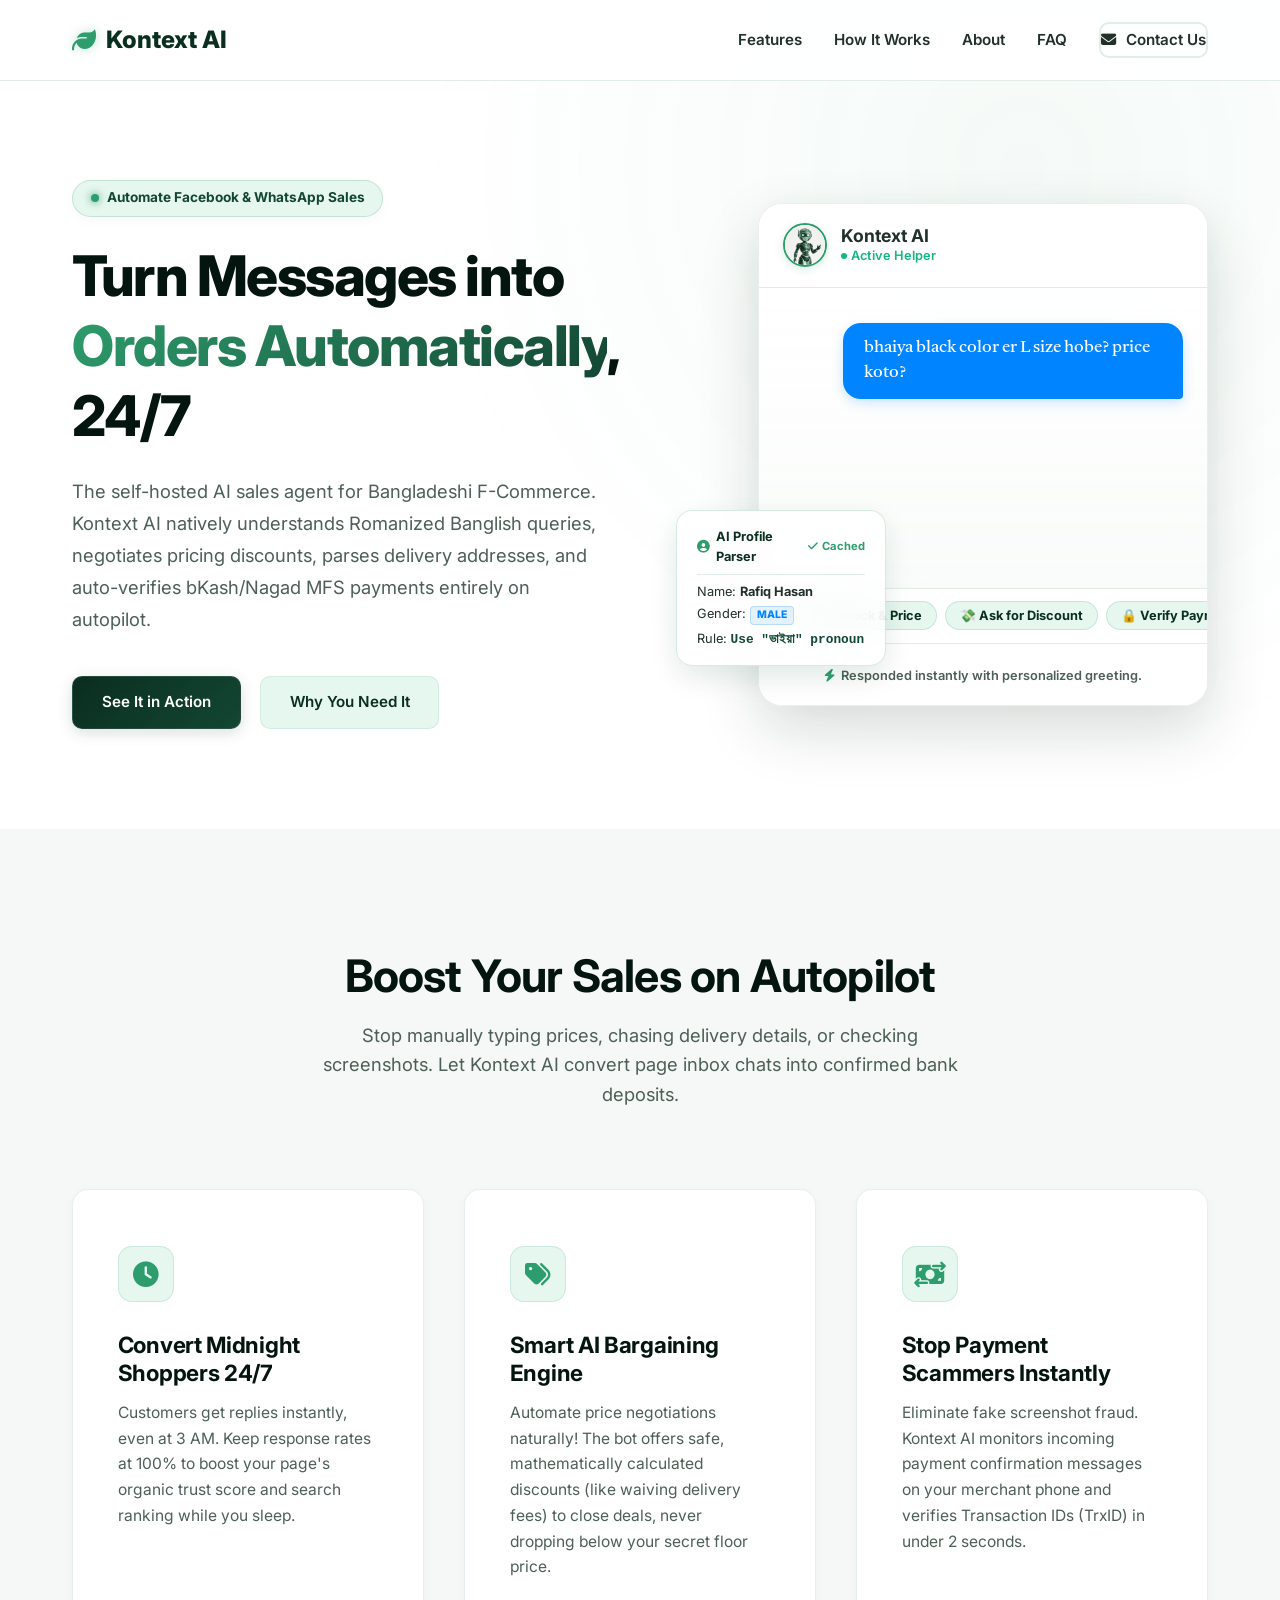
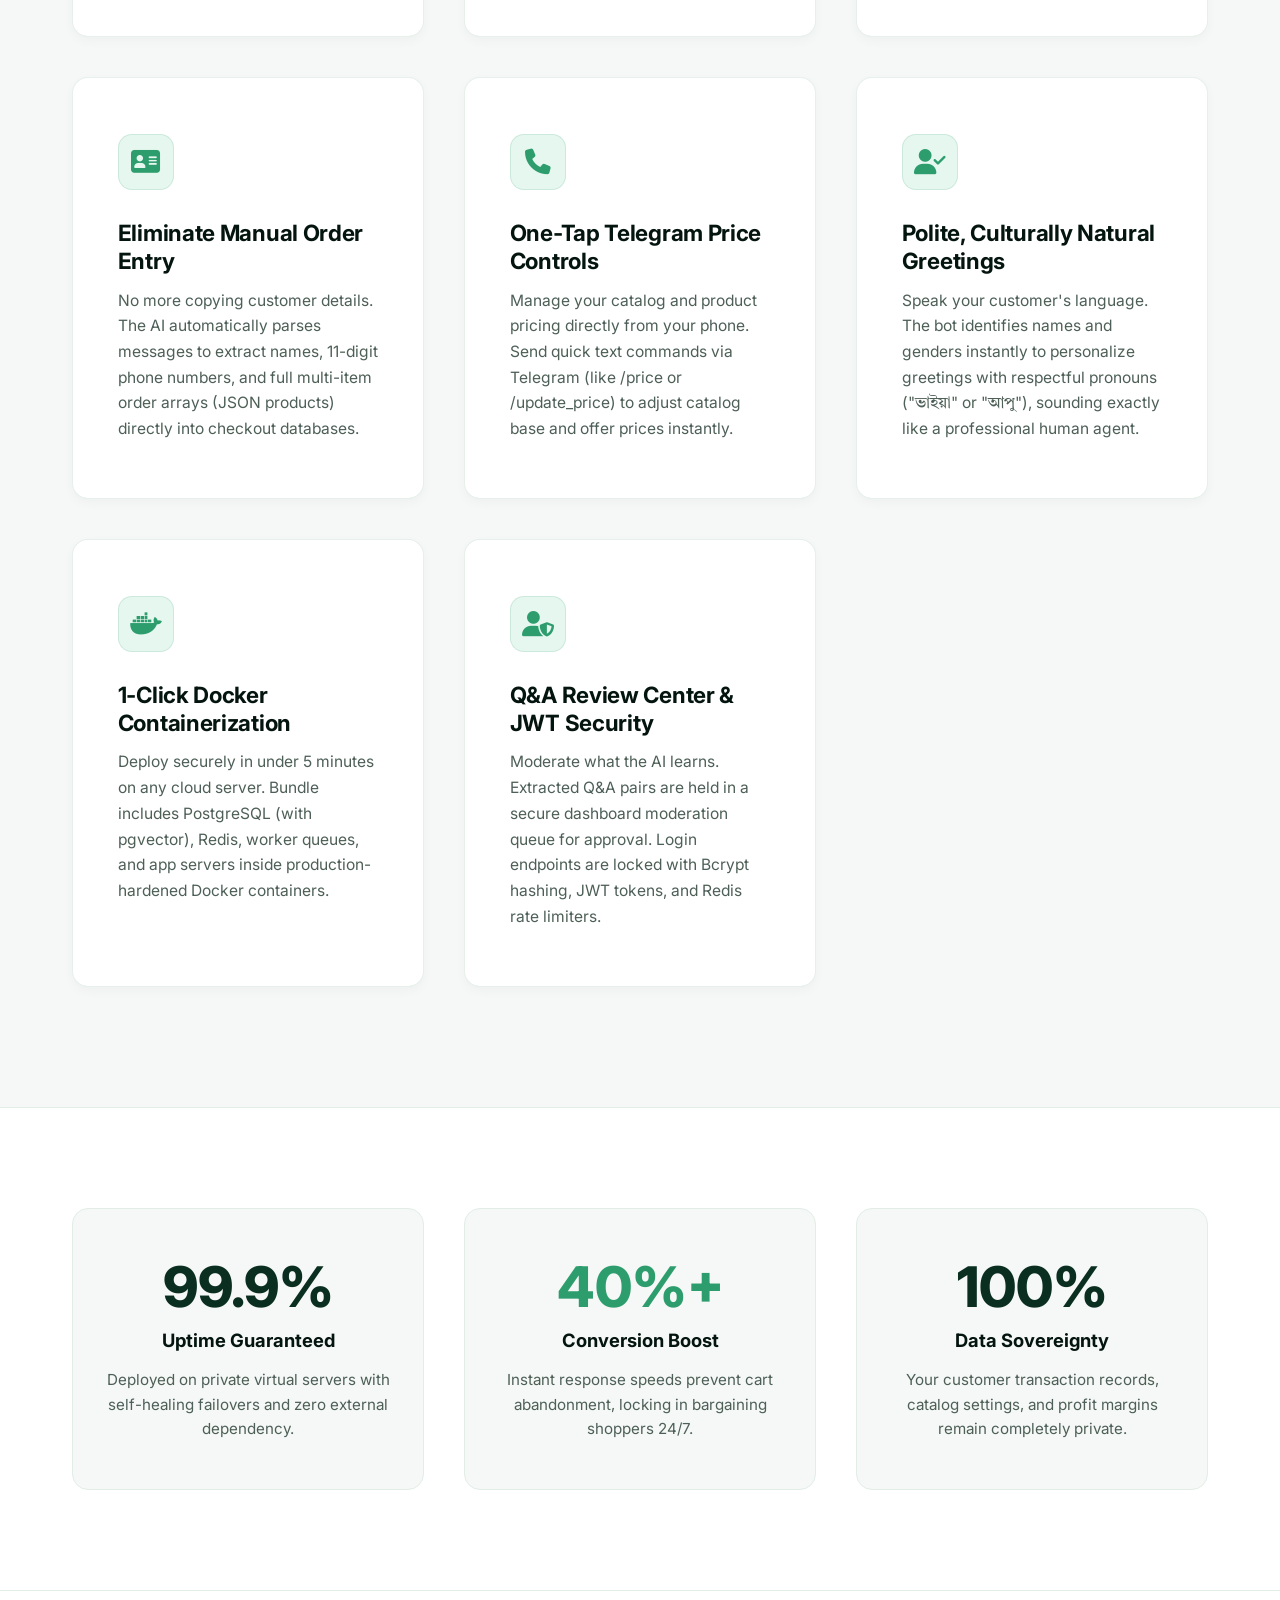
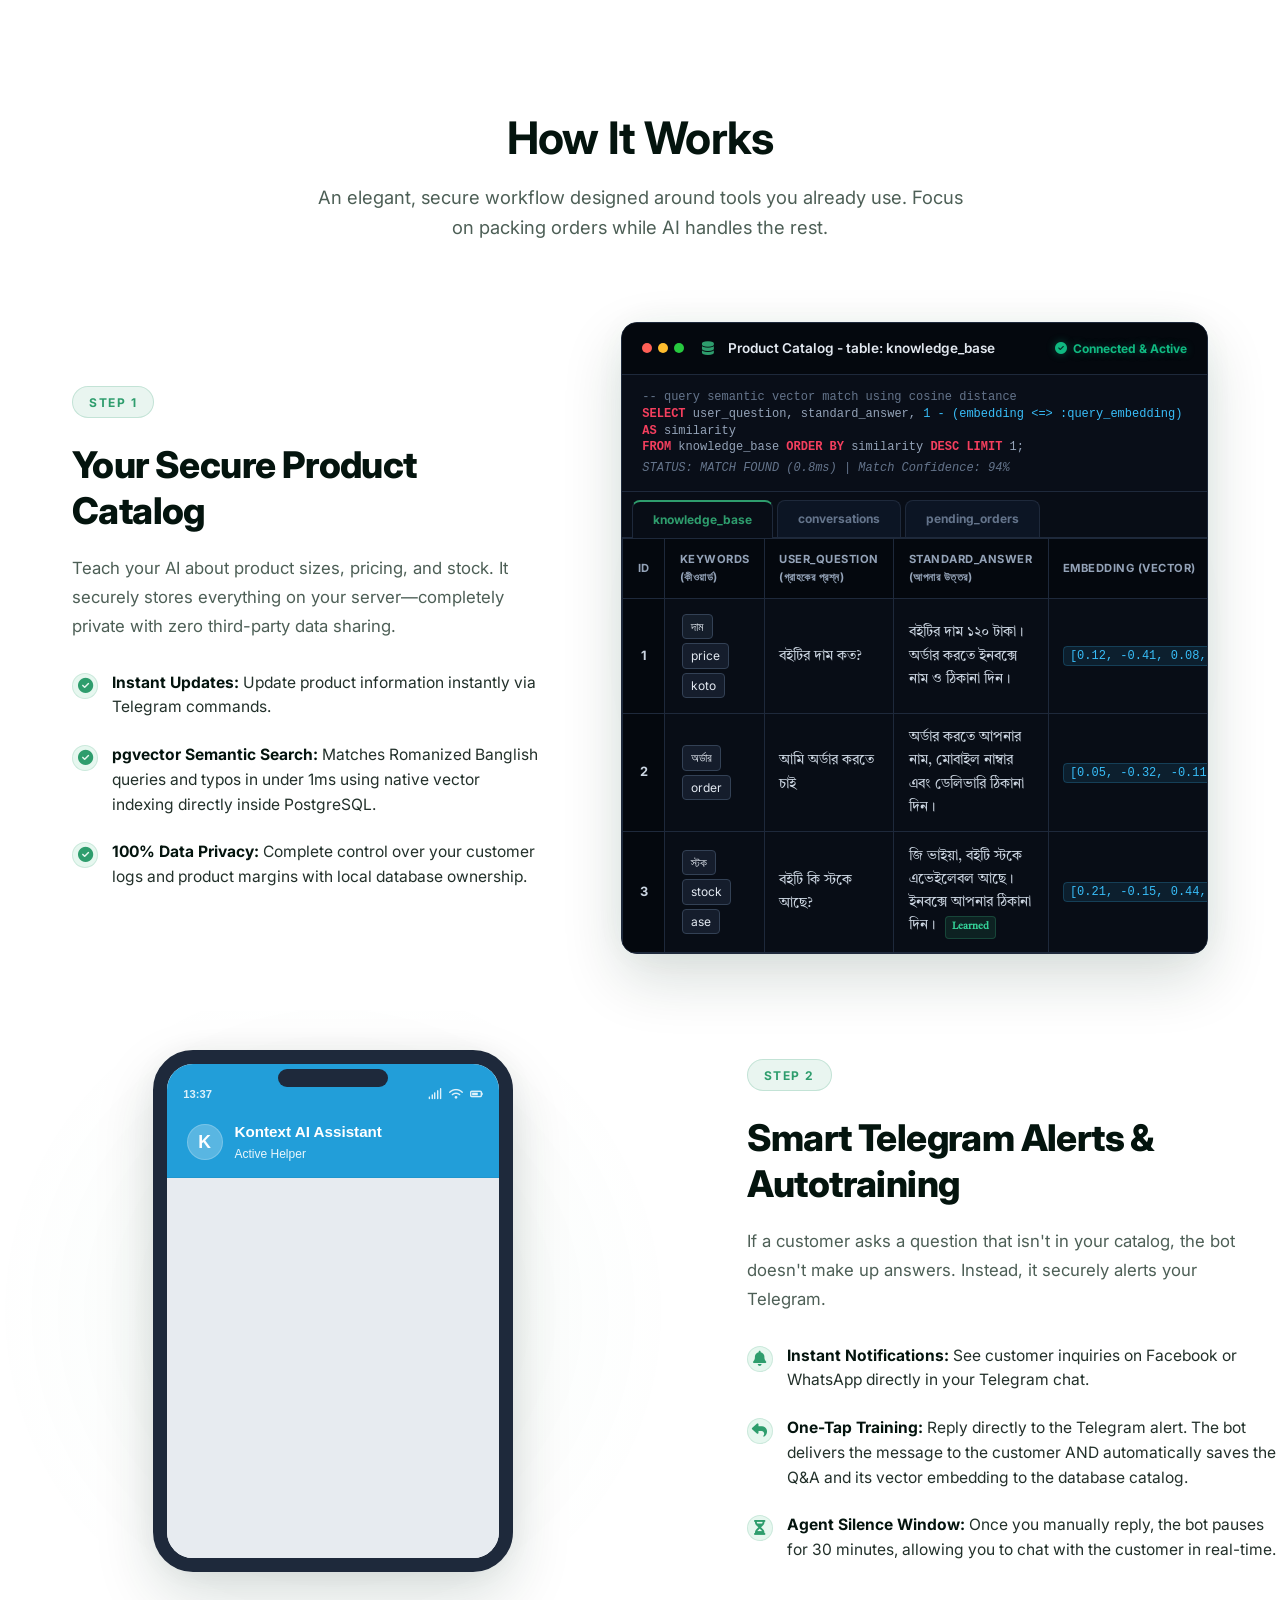
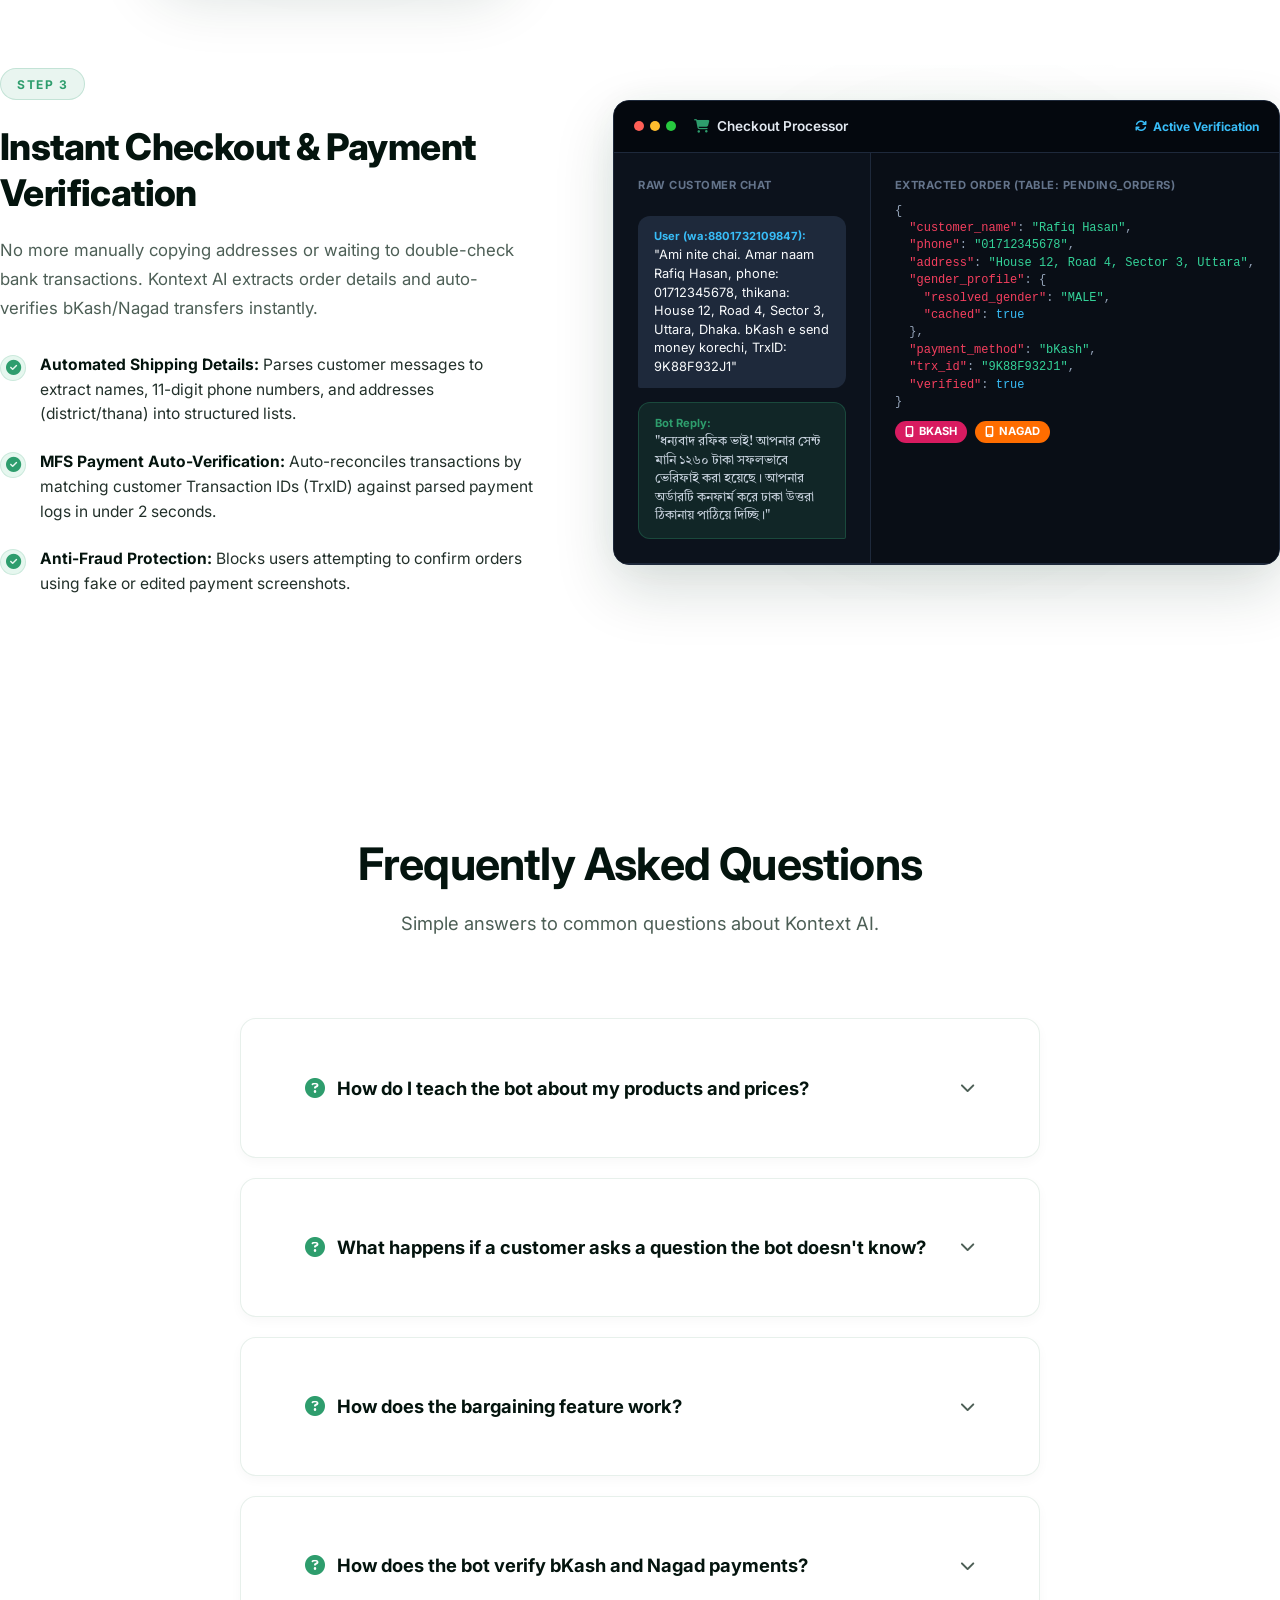
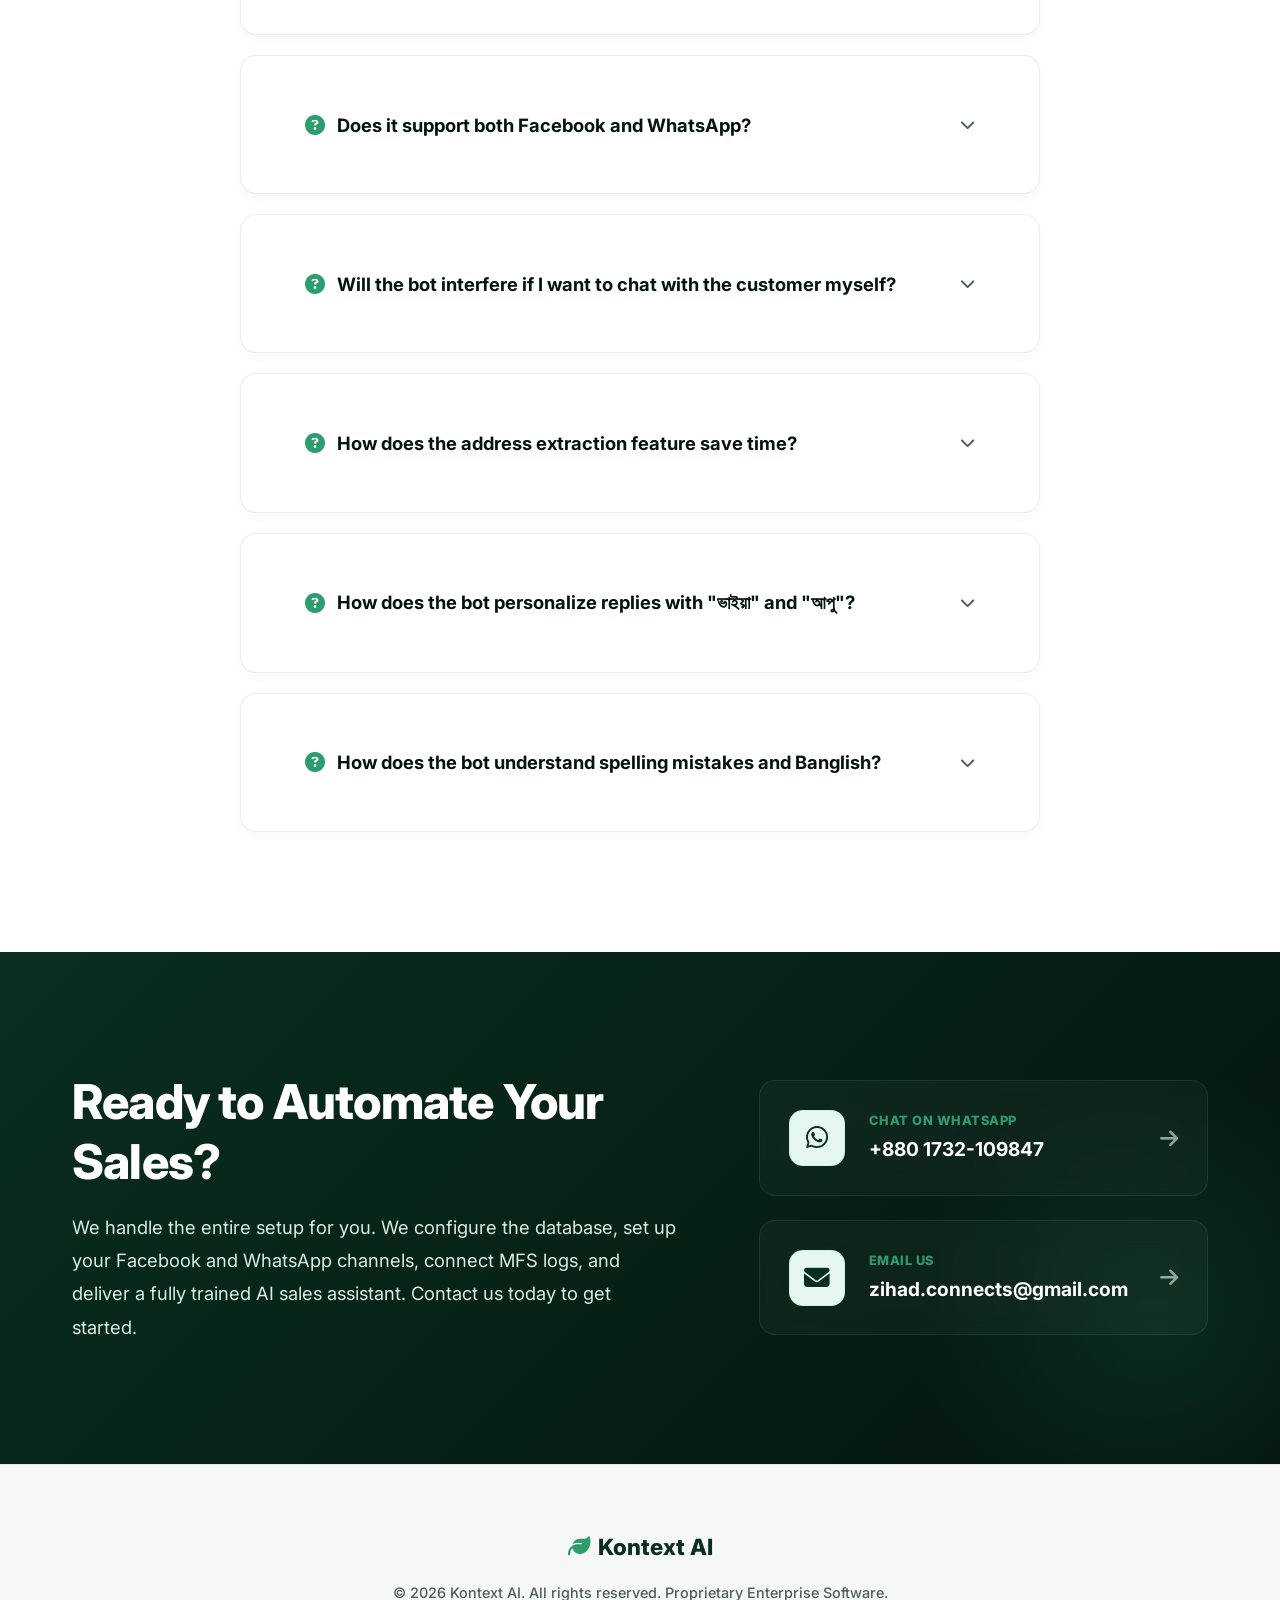
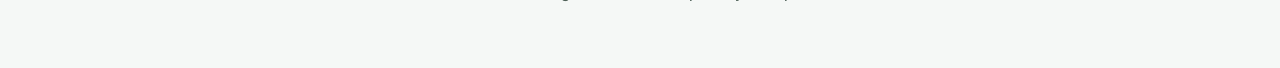
<file: index.html>
<!DOCTYPE html>
<html lang="en">
<head>
    <meta charset="UTF-8">
    <meta name="viewport" content="width=device-width, initial-scale=1.0">
    <title>Kontext AI | The Ultimate Sales Automation Assistant for Facebook & WhatsApp</title>
    <meta name="description" content="Kontext AI is the ultimate self-hosted sales automation assistant for Bangladeshi F-Commerce. Auto-negotiate discounts, parse shipping details, and verify bKash/Nagad payments 24/7.">
    <meta name="keywords" content="F-Commerce Bangladesh, AI Chatbot, bKash Auto Verification, Nagad SMS Parser, Banglish NLP, Facebook Messenger automation, WhatsApp Business API">
    <meta name="author" content="Kontext AI">
    
    <!-- Open Graph / Facebook -->
    <meta property="og:type" content="website">
    <meta property="og:url" content="https://zihaaaad.github.io/kontextAI/">
    <meta property="og:title" content="Kontext AI | The Ultimate Sales Automation Assistant for Facebook & WhatsApp">
    <meta property="og:description" content="Turn inbox messages into confirmed sales automatically. Built for Bangladeshi F-Commerce with bKash/Nagad auto-verification and local data privacy.">
    <meta property="og:image" content="https://zihaaaad.github.io/kontextAI/agent_icon.png">
    
    <!-- Twitter -->
    <meta property="twitter:card" content="summary_large_image">
    <meta property="twitter:url" content="https://zihaaaad.github.io/kontextAI/">
    <meta property="twitter:title" content="Kontext AI | The Ultimate Sales Automation Assistant for Facebook & WhatsApp">
    <meta property="twitter:description" content="Turn inbox messages into confirmed sales automatically. Built for Bangladeshi F-Commerce with bKash/Nagad auto-verification and local data privacy.">
    <meta property="twitter:image" content="https://zihaaaad.github.io/kontextAI/agent_icon.png">

    <!-- Canonical URL -->
    <link rel="canonical" href="https://zihaaaad.github.io/kontextAI/">

    <link rel="preconnect" href="https://fonts.googleapis.com">
    <link rel="preconnect" href="https://fonts.gstatic.com" crossorigin>
    <link href="https://fonts.googleapis.com/css2?family=Tiro+Bangla:ital@0;1&family=Inter:wght@300;400;500;600;700;800&display=swap" rel="stylesheet">
    <link rel="icon" href="favicon.png" type="image/png">
    <link rel="stylesheet" href="style.css">
    <link rel="stylesheet" href="https://cdnjs.cloudflare.com/ajax/libs/font-awesome/6.4.0/css/all.min.css">
</head>
<body>

    <!-- Navigation -->
    <nav class="navbar">
        <div class="container nav-content">
            <div class="logo">
                <i class="fa-solid fa-leaf"></i> Kontext AI
            </div>
            <div class="nav-links">
                <a href="#benefits">Features</a>
                <a href="#how-it-works">How It Works</a>
                <a href="about.html">About</a>
                <a href="#faq">FAQ</a>
                <a href="#contact" class="btn btn-outline">
                    <i class="fa-solid fa-envelope"></i> Contact Us
                </a>
            </div>
            <button class="nav-toggle" aria-label="Toggle navigation">
                <span class="hamburger"></span>
            </button>
        </div>
    </nav>

    <!-- Mobile Menu Overlay -->
    <div class="mobile-menu">
        <a href="#benefits">Features</a>
        <a href="#how-it-works">How It Works</a>
        <a href="about.html">About</a>
        <a href="#faq">FAQ</a>
        <a href="#contact" class="btn btn-outline" style="color: white; border-color: white; margin-top: 1rem;">
            <i class="fa-solid fa-envelope"></i> Contact Us
        </a>
    </div>

    <!-- Hero Section -->
    <header class="hero">
         <div class="container hero-content">
             <div class="hero-text reveal">
                 <div class="badge">
                     <span class="badge-dot"></span>
                     Automate Facebook & WhatsApp Sales
                 </div>
                 <h1>Turn Messages into <span class="highlight">Orders Automatically</span>, 24/7</h1>
                 <p>The self-hosted AI sales agent for Bangladeshi F-Commerce. Kontext AI natively understands Romanized Banglish queries, negotiates pricing discounts, parses delivery addresses, and auto-verifies bKash/Nagad MFS payments entirely on autopilot.</p>
                 <div class="hero-buttons">
                     <a href="#demo" class="btn btn-primary">See It in Action</a>
                     <a href="#benefits" class="btn btn-secondary">Why You Need It</a>
                 </div>
             </div>
             <div class="hero-visual reveal reveal-delay">
                 <!-- Floating AI Profile Parser Mockup -->
                 <div class="floating-profile-card">
                     <div class="profile-card-header">
                         <span class="p-title"><i class="fa-solid fa-circle-user"></i> AI Profile Parser</span>
                         <span class="p-status"><i class="fa-solid fa-check"></i> Cached</span>
                     </div>
                     <div class="profile-card-body">
                         <div class="profile-field">Name: <strong>Rafiq Hasan</strong></div>
                         <div class="profile-field">Gender: <span class="gender-tag male">MALE</span></div>
                         <div class="profile-field">Rule: <span class="rule-code">Use "ভাইয়া" pronoun</span></div>
                     </div>
                 </div>

                 <div id="demo" class="glass-card chat-mockup">
                    <div class="chat-header">
                        <img src="agent_icon.png" alt="Kontext AI" class="agent-avatar">
                        <div class="header-text">
                            <span class="agent-name">Kontext AI</span>
                            <span class="agent-status">Active Helper</span>
                        </div>
                    </div>
                    <div class="chat-body simulation-container" id="hero-chat-body">
                        <div class="msg msg-user">bhaiya black color er L size hobe? price koto?</div>
                        
                        <div class="typing-indicator msg-bot">
                            <span></span><span></span><span></span>
                        </div>

                        <div class="msg msg-bot final-reply">
                            জি ভাইয়া, ব্ল্যাক কালার L সাইজ স্টকে এভেইলেবল আছে! এটার প্রাইস ১২০০ টাকা। ইনবক্সে আপনার নাম ও ঠিকানা দিলে অর্ডার কনফার্ম করে নিব।
                        </div>
                    </div>
                    <div class="chat-interactive-chips">
                        <button class="chip-btn" data-query="stock">👕 Ask Stock & Price</button>
                        <button class="chip-btn" data-query="discount">💸 Ask for Discount</button>
                        <button class="chip-btn" data-query="verify">🔒 Verify Payment</button>
                    </div>
                    <div class="chat-footer">
                        <span class="latency" id="chat-latency-indicator"><i class="fa-solid fa-bolt"></i> Responded instantly with personalized greeting.</span>
                    </div>
                </div>
             </div>
         </div>
     </header>

     <!-- Benefits Section -->
     <section id="benefits" class="features bg-light">
         <div class="container">
             <div class="section-header reveal">
                 <h2>Boost Your Sales on Autopilot</h2>
                 <p>Stop manually typing prices, chasing delivery details, or checking screenshots. Let Kontext AI convert page inbox chats into confirmed bank deposits.</p>
             </div>
             
             <div class="grid">
                 <div class="feature-card reveal">
                     <div class="icon-box"><i class="fa-solid fa-clock"></i></div>
                     <h3>Convert Midnight Shoppers 24/7</h3>
                     <p>Customers get replies instantly, even at 3 AM. Keep response rates at 100% to boost your page's organic trust score and search ranking while you sleep.</p>
                 </div>
                 <div class="feature-card reveal reveal-delay-1">
                     <div class="icon-box"><i class="fa-solid fa-tags"></i></div>
                     <h3>Smart AI Bargaining Engine</h3>
                     <p>Automate price negotiations naturally! The bot offers safe, mathematically calculated discounts (like waiving delivery fees) to close deals, never dropping below your secret floor price.</p>
                 </div>
                 <div class="feature-card reveal reveal-delay-2">
                     <div class="icon-box"><i class="fa-solid fa-money-bill-transfer"></i></div>
                     <h3>Stop Payment Scammers Instantly</h3>
                     <p>Eliminate fake screenshot fraud. Kontext AI monitors incoming payment confirmation messages on your merchant phone and verifies Transaction IDs (TrxID) in under 2 seconds.</p>
                 </div>
                 <div class="feature-card reveal">
                     <div class="icon-box"><i class="fa-solid fa-address-card"></i></div>
                     <h3>Eliminate Manual Order Entry</h3>
                     <p>No more copying customer details. The AI automatically parses messages to extract names, 11-digit phone numbers, and full multi-item order arrays (JSON products) directly into checkout databases.</p>
                 </div>
                 <div class="feature-card reveal reveal-delay-1">
                     <div class="icon-box"><i class="fa-solid fa-phone"></i></div>
                     <h3>One-Tap Telegram Price Controls</h3>
                     <p>Manage your catalog and product pricing directly from your phone. Send quick text commands via Telegram (like /price or /update_price) to adjust catalog base and offer prices instantly.</p>
                 </div>
                 <div class="feature-card reveal reveal-delay-2">
                     <div class="icon-box"><i class="fa-solid fa-user-check"></i></div>
                     <h3>Polite, Culturally Natural Greetings</h3>
                     <p>Speak your customer's language. The bot identifies names and genders instantly to personalize greetings with respectful pronouns ("ভাইয়া" or "আপু"), sounding exactly like a professional human agent.</p>
                 </div>
                 <div class="feature-card reveal">
                     <div class="icon-box"><i class="fa-brands fa-docker"></i></div>
                     <h3>1-Click Docker Containerization</h3>
                     <p>Deploy securely in under 5 minutes on any cloud server. Bundle includes PostgreSQL (with pgvector), Redis, worker queues, and app servers inside production-hardened Docker containers.</p>
                 </div>
                 <div class="feature-card reveal reveal-delay-1">
                     <div class="icon-box"><i class="fa-solid fa-user-shield"></i></div>
                     <h3>Q&A Review Center & JWT Security</h3>
                     <p>Moderate what the AI learns. Extracted Q&A pairs are held in a secure dashboard moderation queue for approval. Login endpoints are locked with Bcrypt hashing, JWT tokens, and Redis rate limiters.</p>
                 </div>
             </div>
         </div>
     </section>

    <!-- Performance Stats Section -->
    <section class="stats-section bg-white" id="performance-stats" style="padding: 100px 0; border-top: 1px solid var(--border-color); border-bottom: 1px solid var(--border-color);">
        <div class="container">
            <div class="grid" style="grid-template-columns: repeat(auto-fit, minmax(280px, 1fr)); gap: 2.5rem; text-align: center;">
                <!-- Card 1 -->
                <div class="stat-card reveal" style="padding: 3rem 2rem; background: var(--bg-light); border-radius: var(--border-radius); border: 1px solid var(--border-color);">
                    <div style="font-size: 3.5rem; font-weight: 800; color: var(--forest-primary); margin-bottom: 0.5rem; font-family: 'Inter', sans-serif; line-height: 1.1;">99.9%</div>
                    <h4 style="font-size: 1.15rem; font-weight: 700; color: var(--forest-dark); margin-bottom: 0.8rem; font-family: 'Inter', sans-serif;">Uptime Guaranteed</h4>
                    <p style="color: var(--text-muted); font-size: 0.95rem; line-height: 1.6;">Deployed on private virtual servers with self-healing failovers and zero external dependency.</p>
                </div>
                <!-- Card 2 -->
                <div class="stat-card reveal reveal-delay-1" style="padding: 3rem 2rem; background: var(--bg-light); border-radius: var(--border-radius); border: 1px solid var(--border-color);">
                    <div style="font-size: 3.5rem; font-weight: 800; color: var(--mint-accent); margin-bottom: 0.5rem; font-family: 'Inter', sans-serif; line-height: 1.1;">40%+</div>
                    <h4 style="font-size: 1.15rem; font-weight: 700; color: var(--forest-dark); margin-bottom: 0.8rem; font-family: 'Inter', sans-serif;">Conversion Boost</h4>
                    <p style="color: var(--text-muted); font-size: 0.95rem; line-height: 1.6;">Instant response speeds prevent cart abandonment, locking in bargaining shoppers 24/7.</p>
                </div>
                <!-- Card 3 -->
                <div class="stat-card reveal reveal-delay-2" style="padding: 3rem 2rem; background: var(--bg-light); border-radius: var(--border-radius); border: 1px solid var(--border-color);">
                    <div style="font-size: 3.5rem; font-weight: 800; color: var(--forest-primary); margin-bottom: 0.5rem; font-family: 'Inter', sans-serif; line-height: 1.1;">100%</div>
                    <h4 style="font-size: 1.15rem; font-weight: 700; color: var(--forest-dark); margin-bottom: 0.8rem; font-family: 'Inter', sans-serif;">Data Sovereignty</h4>
                    <p style="color: var(--text-muted); font-size: 0.95rem; line-height: 1.6;">Your customer transaction records, catalog settings, and profit margins remain completely private.</p>
                </div>
            </div>
        </div>
    </section>

    <!-- How It Works Section -->
    <section id="how-it-works" class="architecture bg-white">
        <div class="container">
            <div class="section-header reveal">
                <h2>How It Works</h2>
                <p>An elegant, secure workflow designed around tools you already use. Focus on packing orders while AI handles the rest.</p>
            </div>
            
            <!-- Step 1: PostgreSQL Database -->
            <div class="system-section reveal">
                <div class="system-grid">
                    <div class="system-text">
                        <div class="step-num">Step 1</div>
                        <h3>Your Secure Product Catalog</h3>
                        <p>Teach your AI about product sizes, pricing, and stock. It securely stores everything on your server—completely private with zero third-party data sharing.</p>
                        <ul class="benefit-list">
                            <li><i class="fa-solid fa-circle-check"></i> <span><strong>Instant Updates:</strong> Update product information instantly via Telegram commands.</span></li>
                            <li><i class="fa-solid fa-circle-check"></i> <span><strong>pgvector Semantic Search:</strong> Matches Romanized Banglish queries and typos in under 1ms using native vector indexing directly inside PostgreSQL.</span></li>
                            <li><i class="fa-solid fa-circle-check"></i> <span><strong>100% Data Privacy:</strong> Complete control over your customer logs and product margins with local database ownership.</span></li>
                        </ul>
                    </div>
                    <div class="system-visual">
                        <div class="sheets-mockup">
                            <div class="sheets-header">
                                <span class="sheets-header-title"><i class="fa-solid fa-database"></i> Product Catalog - table: knowledge_base</span>
                                <span class="sheets-header-status"><i class="fa-solid fa-circle-check"></i> Connected & Active</span>
                            </div>
                            <div class="sheets-sql-query">
                                <span class="comment">-- query semantic vector match using cosine distance</span><br>
                                <span class="keyword">SELECT</span> user_question, standard_answer, <span class="function">1 - (embedding <=> :query_embedding)</span> <span class="keyword">AS</span> similarity<br>
                                <span class="keyword">FROM</span> knowledge_base <span class="keyword">ORDER BY</span> similarity <span class="keyword">DESC</span> <span class="keyword">LIMIT</span> 1;<br>
                                <span class="stats">STATUS: MATCH FOUND (0.8ms) | Match Confidence: 94%</span>
                            </div>
                            <div class="sheets-tabs">
                                <div class="sheets-tab active" data-tab="kb">knowledge_base</div>
                                <div class="sheets-tab inactive" data-tab="conv">conversations</div>
                                <div class="sheets-tab inactive" data-tab="orders">pending_orders</div>
                            </div>
                            <div class="sheets-grid-container" id="tab-kb">
                                <table class="sheets-table">
                                    <thead>
                                        <tr>
                                            <th>id</th>
                                            <th>keywords (কীওয়ার্ড)</th>
                                            <th>user_question (গ্রাহকের প্রশ্ন)</th>
                                            <th>standard_answer (আপনার উত্তর)</th>
                                            <th>embedding (vector)</th>
                                        </tr>
                                    </thead>
                                    <tbody>
                                        <tr>
                                            <td class="sheets-row-num">1</td>
                                            <td>
                                                <span class="keyword-tag">দাম</span>
                                                <span class="keyword-tag">price</span>
                                                <span class="keyword-tag">koto</span>
                                            </td>
                                            <td class="sheet-font-tiro">বইটির দাম কত?</td>
                                            <td class="sheet-font-tiro">বইটির দাম ১২০ টাকা। অর্ডার করতে ইনবক্সে নাম ও ঠিকানা দিন।</td>
                                            <td><code class="vec-code">[0.12, -0.41, 0.08, ...]</code></td>
                                        </tr>
                                        <tr>
                                            <td class="sheets-row-num">2</td>
                                            <td>
                                                <span class="keyword-tag">অর্ডার</span>
                                                <span class="keyword-tag">order</span>
                                            </td>
                                            <td class="sheet-font-tiro">আমি অর্ডার করতে চাই</td>
                                            <td class="sheet-font-tiro">অর্ডার করতে আপনার নাম, মোবাইল নাম্বার এবং ডেলিভারি ঠিকানা দিন।</td>
                                            <td><code class="vec-code">[0.05, -0.32, -0.11, ...]</code></td>
                                        </tr>
                                        <tr class="new-row-highlight">
                                            <td class="sheets-row-num">3</td>
                                            <td>
                                                <span class="keyword-tag">স্টক</span>
                                                <span class="keyword-tag">stock</span>
                                                <span class="keyword-tag">ase</span>
                                            </td>
                                            <td class="sheet-font-tiro">বইটি কি স্টকে আছে?</td>
                                            <td class="sheet-font-tiro">জি ভাইয়া, বইটি স্টকে এভেইলেবল আছে। ইনবক্সে আপনার ঠিকানা দিন। <span class="badge-new">Learned</span></td>
                                            <td><code class="vec-code">[0.21, -0.15, 0.44, ...]</code></td>
                                        </tr>
                                    </tbody>
                                </table>
                            </div>
                            <div class="sheets-grid-container" id="tab-conv" style="display: none;">
                                <table class="sheets-table">
                                    <thead>
                                        <tr>
                                            <th>id</th>
                                            <th>platform</th>
                                            <th>customer</th>
                                            <th>message (গ্রাহকের বার্তা)</th>
                                            <th>matched_intent</th>
                                            <th>confidence</th>
                                        </tr>
                                    </thead>
                                    <tbody>
                                        <tr>
                                            <td class="sheets-row-num">1</td>
                                            <td><span class="keyword-tag" style="background: rgba(34, 158, 217, 0.15); color: #229ed9; border: 1px solid rgba(34, 158, 217, 0.3);">WhatsApp</span></td>
                                            <td>Rafiq Hasan</td>
                                            <td class="sheet-font-tiro">bhaiya black color er L size hobe? koto?</td>
                                            <td><code>check_stock</code></td>
                                            <td>99.2%</td>
                                        </tr>
                                        <tr>
                                            <td class="sheets-row-num">2</td>
                                            <td><span class="keyword-tag" style="background: rgba(0, 132, 255, 0.15); color: #0084ff; border: 1px solid rgba(0, 132, 255, 0.3);">Messenger</span></td>
                                            <td>Sabrina Ahmed</td>
                                            <td class="sheet-font-tiro">delivery details ki? chittagong a hobe?</td>
                                            <td><code>shipping_info</code></td>
                                            <td>97.8%</td>
                                        </tr>
                                        <tr>
                                            <td class="sheets-row-num">3</td>
                                            <td><span class="keyword-tag" style="background: rgba(34, 158, 217, 0.15); color: #229ed9; border: 1px solid rgba(34, 158, 217, 0.3);">WhatsApp</span></td>
                                            <td>Imran Khan</td>
                                            <td class="sheet-font-tiro">bKash payment done. trxid: 9K88F932J1</td>
                                            <td><code>payment_verify</code></td>
                                            <td>94.5%</td>
                                        </tr>
                                    </tbody>
                                </table>
                            </div>
                            <div class="sheets-grid-container" id="tab-orders" style="display: none;">
                                <table class="sheets-table">
                                    <thead>
                                        <tr>
                                            <th>id</th>
                                            <th>customer</th>
                                            <th>phone</th>
                                            <th>products_ordered (JSONB)</th>
                                            <th>address (ঠিকানা)</th>
                                            <th>trx_id</th>
                                            <th>amount</th>
                                            <th>status</th>
                                        </tr>
                                    </thead>
                                    <tbody>
                                        <tr>
                                            <td class="sheets-row-num">1</td>
                                            <td>Rafiq Hasan</td>
                                            <td>01712345678</td>
                                            <td><code style="color: #34d399;">[{"sku": "shirt-01", "qty": 2}]</code></td>
                                            <td class="sheet-font-tiro">House 12, Road 4, Uttara, Dhaka</td>
                                            <td><code>9K88F932J1</code></td>
                                            <td>1,200 Tk</td>
                                            <td><span class="badge-new">VERIFIED</span></td>
                                        </tr>
                                        <tr>
                                            <td class="sheets-row-num">2</td>
                                            <td>Sabrina Ahmed</td>
                                            <td>01898765432</td>
                                            <td><code style="color: #34d399;">[{"sku": "pant-02", "qty": 1}]</code></td>
                                            <td class="sheet-font-tiro">42/A Nasirabad, Chittagong</td>
                                            <td><code>9L00G945K2</code></td>
                                            <td>1,500 Tk</td>
                                            <td><span class="badge-new">VERIFIED</span></td>
                                        </tr>
                                        <tr>
                                            <td class="sheets-row-num">3</td>
                                            <td>Imran Khan</td>
                                            <td>01911223344</td>
                                            <td><code style="color: #34d399;">[{"sku": "shoe-03", "qty": 1}]</code></td>
                                            <td class="sheet-font-tiro">Zindabazar, Sylhet</td>
                                            <td><code style="color: #f59e0b; background: rgba(245, 158, 11, 0.1); border: 1px solid rgba(245, 158, 11, 0.2);">Pending Pay</code></td>
                                            <td>850 Tk</td>
                                            <td><span style="background: rgba(245, 158, 11, 0.15); color: #f59e0b; padding: 2px 6px; border-radius: 4px; font-weight: 700; border: 1px solid rgba(245, 158, 11, 0.3); font-size: 0.65rem;">PENDING</span></td>
                                        </tr>
                                    </tbody>
                                </table>
                            </div>
                        </div>
                        </div>
                    </div>
                </div>
            </div>

            <!-- Step 2: Self-Learning Loop -->
            <div class="system-section reveal" style="margin-top: 6rem;">
                <div class="system-grid reverse-grid">
                    <div class="system-visual">
                        <div class="telegram-mockup">
                            <div class="telegram-phone-bar">
                                <span>13:37</span>
                                <span><i class="fa-solid fa-signal"></i> <i class="fa-solid fa-wifi"></i> <i class="fa-solid fa-battery-three-quarters"></i></span>
                            </div>
                            <div class="telegram-header">
                                <div class="telegram-avatar">K</div>
                                <div class="telegram-title">
                                    <span class="telegram-name">Kontext AI Assistant</span>
                                    <span class="telegram-status">Active Helper</span>
                                </div>
                            </div>
                            <div class="telegram-body tg-simulation-container">
                                <div class="tg-webhook-log tg-webhook-log-active">
                                    <div class="log-header">
                                        <span><i class="fa-solid fa-shield-halved"></i> Traffic Security Guard</span>
                                        <span class="log-ok"><i class="fa-solid fa-circle-check"></i> SECURE</span>
                                    </div>
                                    <code>Facebook Routing: Verified & Trusted</code>
                                    <code>Spam Shield: Active & Protected</code>
                                </div>
                                <div class="tg-msg tg-msg-in tg-ticket-message">
                                    <span class="tg-badge">⚠️ WhatsApp Alert</span>
                                    <strong>User (wa:88017...):</strong> delivery charge koto?<br>
                                    <small>Reply directly to reply and train the bot.</small>
                                </div>
                                <div class="tg-msg tg-msg-out tg-reply-message">
                                    <div class="tg-reply-preview">User: delivery charge koto?</div>
                                    ঢাকার ভেতর ৬০ টাকা, ঢাকার বাইরে ১২০ টাকা।
                                </div>
                                <div class="tg-system-status tg-status-message">
                                    <i class="fa-solid fa-brain"></i> Auto-Saved to PostgreSQL!
                                </div>
                            </div>
                        </div>
                    </div>
                    <div class="system-text">
                        <div class="step-num">Step 2</div>
                        <h3>Smart Telegram Alerts & Autotraining</h3>
                        <p>If a customer asks a question that isn't in your catalog, the bot doesn't make up answers. Instead, it securely alerts your Telegram.</p>
                        <ul class="benefit-list">
                            <li><i class="fa-solid fa-bell"></i> <span><strong>Instant Notifications:</strong> See customer inquiries on Facebook or WhatsApp directly in your Telegram chat.</span></li>
                            <li><i class="fa-solid fa-reply"></i> <span><strong>One-Tap Training:</strong> Reply directly to the Telegram alert. The bot delivers the message to the customer AND automatically saves the Q&A and its vector embedding to the database catalog.</span></li>
                            <li><i class="fa-solid fa-hourglass-half"></i> <span><strong>Agent Silence Window:</strong> Once you manually reply, the bot pauses for 30 minutes, allowing you to chat with the customer in real-time.</span></li>
                        </ul>
                    </div>
                </div>
            </div>

            <!-- Step 3: Checkout & MFS Payment Verification -->
            <div class="system-section reveal" style="margin-top: 6rem;">
                <div class="system-grid">
                    <div class="system-text">
                        <div class="step-num">Step 3</div>
                        <h3>Instant Checkout & Payment Verification</h3>
                        <p>No more manually copying addresses or waiting to double-check bank transactions. Kontext AI extracts order details and auto-verifies bKash/Nagad transfers instantly.</p>
                        <ul class="benefit-list">
                            <li><i class="fa-solid fa-circle-check"></i> <span><strong>Automated Shipping Details:</strong> Parses customer messages to extract names, 11-digit phone numbers, and addresses (district/thana) into structured lists.</span></li>
                            <li><i class="fa-solid fa-circle-check"></i> <span><strong>MFS Payment Auto-Verification:</strong> Auto-reconciles transactions by matching customer Transaction IDs (TrxID) against parsed payment logs in under 2 seconds.</span></li>
                            <li><i class="fa-solid fa-circle-check"></i> <span><strong>Anti-Fraud Protection:</strong> Blocks users attempting to confirm orders using fake or edited payment screenshots.</span></li>
                        </ul>
                    </div>
                    <div class="system-visual">
                        <div class="checkout-mockup">
                            <div class="checkout-header">
                                <span class="checkout-header-title"><i class="fa-solid fa-cart-shopping"></i> Checkout Processor</span>
                                <span class="checkout-header-badge"><i class="fa-solid fa-sync fa-spin"></i> Active Verification</span>
                            </div>
                            <div class="checkout-split">
                                <!-- Left side: Chat Intake -->
                                <div class="checkout-panel checkout-chat">
                                    <div class="panel-label">Raw Customer Chat</div>
                                    <div class="chat-bubble-intake">
                                        <span class="user-meta">User (wa:8801732109847):</span>
                                        "Ami nite chai. Amar naam Rafiq Hasan, phone: 01712345678, thikana: House 12, Road 4, Sector 3, Uttara, Dhaka. bKash e send money korechi, TrxID: 9K88F932J1"
                                    </div>
                                    <div class="chat-bubble-reply">
                                        <span class="bot-meta">Bot Reply:</span>
                                        "ধন্যবাদ রফিক ভাই! আপনার সেন্ট মানি ১২৬০ টাকা সফলভাবে ভেরিফাই করা হয়েছে। আপনার অর্ডারটি কনফার্ম করে ঢাকা উত্তরা ঠিকানায় পাঠিয়ে দিচ্ছি।"
                                    </div>
                                </div>
                                <!-- Right side: Extracted Data -->
                                <div class="checkout-panel checkout-data">
                                    <div class="panel-label">Extracted Order (table: pending_orders)</div>
                                    <pre class="json-output"><code>{
  <span class="json-key">"customer_name"</span>: <span class="json-str">"Rafiq Hasan"</span>,
  <span class="json-key">"phone"</span>: <span class="json-str">"01712345678"</span>,
  <span class="json-key">"address"</span>: <span class="json-str">"House 12, Road 4, Sector 3, Uttara"</span>,
  <span class="json-key">"gender_profile"</span>: {
    <span class="json-key">"resolved_gender"</span>: <span class="json-str">"MALE"</span>,
    <span class="json-key">"cached"</span>: <span class="json-bool">true</span>
  },
  <span class="json-key">"payment_method"</span>: <span class="json-str">"bKash"</span>,
  <span class="json-key">"trx_id"</span>: <span class="json-str">"9K88F932J1"</span>,
  <span class="json-key">"verified"</span>: <span class="json-bool">true</span>
}</code></pre>
                                    <div class="mfs-badge-container">
                                        <span class="mfs-pill mfs-bkash"><i class="fa-solid fa-mobile-screen"></i> bKash</span>
                                        <span class="mfs-pill mfs-nagad"><i class="fa-solid fa-mobile-screen"></i> Nagad</span>
                                    </div>
                                </div>
                            </div>
                        </div>
                    </div>
                </div>
            </div>
            
        </div>
    </section>

    <!-- FAQ Section -->
    <section id="faq" class="faq bg-light">
        <div class="container">
            <div class="section-header reveal">
                <h2>Frequently Asked Questions</h2>
                <p>Simple answers to common questions about Kontext AI.</p>
            </div>
            
            <div class="faq-accordion reveal">
                <!-- Q1 -->
                <div class="faq-item">
                    <button class="faq-question">
                        <span><i class="fa-solid fa-circle-question"></i> How do I teach the bot about my products and prices?</span>
                        <i class="fa-solid fa-chevron-down faq-icon"></i>
                    </button>
                    <div class="faq-answer">
                        <div class="faq-answer-content">
                            <p>You can manage your entire product catalog directly from your phone! Simply send a text command to your private Telegram assistant bot (like `/teach price is 500`). The bot updates its memory instantly. It also learns automatically in real time whenever you chat manually with customers in Meta Business Suite, so you never have to repeat yourself.</p>
                        </div>
                    </div>
                </div>

                <!-- Q2 -->
                <div class="faq-item">
                    <button class="faq-question">
                        <span><i class="fa-solid fa-circle-question"></i> What happens if a customer asks a question the bot doesn't know?</span>
                        <i class="fa-solid fa-chevron-down faq-icon"></i>
                    </button>
                    <div class="faq-answer">
                        <div class="faq-answer-content">
                            <p>Kontext AI is designed to protect your business. The bot will never make up prices or policies. If it doesn't know the answer, it instantly sends an alert to your Telegram. The moment you text back your reply, the bot forwards it to the customer and saves that Q&A in its catalog. Next time a customer asks the same thing, the bot handles it automatically.</p>
                        </div>
                    </div>
                </div>

                <!-- Q3 -->
                <div class="faq-item">
                    <button class="faq-question">
                        <span><i class="fa-solid fa-circle-question"></i> How does the bargaining feature work?</span>
                        <i class="fa-solid fa-chevron-down faq-icon"></i>
                    </button>
                    <div class="faq-answer">
                        <div class="faq-answer-content">
                            <p>Bargaining is a norm in Bangladesh. If a customer asks for a discount, the bot uses smart negotiations within predefined boundaries set by you. For example, it can automatically waive the shipping fee to secure the sale, but it will never go below your secret floor price.</p>
                        </div>
                    </div>
                </div>

                <!-- Q4 -->
                <div class="faq-item">
                    <button class="faq-question">
                        <span><i class="fa-solid fa-circle-question"></i> How does the bot verify bKash and Nagad payments?</span>
                        <i class="fa-solid fa-chevron-down faq-icon"></i>
                    </button>
                    <div class="faq-answer">
                        <div class="faq-answer-content">
                            <p>The bot monitors incoming payment confirmation SMS messages on your merchant phone. When a customer inputs their transaction ID (TrxID) in chat, the bot matches it against these payment logs in under 2 seconds. This completely eliminates fake screenshot fraud. It even translates Bengali numerals (like ১২০০ টাকা) to English digits automatically to prevent parsing failures.</p>
                        </div>
                    </div>
                </div>

                <!-- Q5 -->
                <div class="faq-item">
                    <button class="faq-question">
                        <span><i class="fa-solid fa-circle-question"></i> Does it support both Facebook and WhatsApp?</span>
                        <i class="fa-solid fa-chevron-down faq-icon"></i>
                    </button>
                    <div class="faq-answer">
                        <div class="faq-answer-content">
                            <p>Yes. A single central assistant automates customer conversations across Facebook Messenger and WhatsApp simultaneously. All your leads, orders, and customer alerts are organized in one centralized workspace.</p>
                        </div>
                    </div>
                </div>

                <!-- Q6 -->
                <div class="faq-item">
                    <button class="faq-question">
                        <span><i class="fa-solid fa-circle-question"></i> Will the bot interfere if I want to chat with the customer myself?</span>
                        <i class="fa-solid fa-chevron-down faq-icon"></i>
                    </button>
                    <div class="faq-answer">
                        <div class="faq-answer-content">
                            <p>No. When you send a manual reply (via Telegram or Meta Business Suite), the bot silences itself for 30 minutes. This allows you to chat with high-value customers naturally without the bot interrupting.</p>
                        </div>
                    </div>
                </div>

                <!-- Q7 -->
                <div class="faq-item">
                    <button class="faq-question">
                        <span><i class="fa-solid fa-circle-question"></i> How does the address extraction feature save time?</span>
                        <i class="fa-solid fa-chevron-down faq-icon"></i>
                    </button>
                    <div class="faq-answer">
                        <div class="faq-answer-content">
                            <p>Instead of you manually copy-pasting addresses into shipping sheets, the bot automatically extracts the customer's name, phone number, and delivery address directly from their chat messages. It compiles them into a clean order sheet, ready for delivery. Bengali phone numerals (like ০১৭১২...) are converted to standard English formats automatically to keep records clean.</p>
                        </div>
                    </div>
                </div>

                <!-- Q8 -->
                <div class="faq-item">
                    <button class="faq-question">
                        <span><i class="fa-solid fa-circle-question"></i> How does the bot personalize replies with "ভাইয়া" and "আপু"?</span>
                        <i class="fa-solid fa-chevron-down faq-icon"></i>
                    </button>
                    <div class="faq-answer">
                        <div class="faq-answer-content">
                            <p>When a customer messages you for the first time, Kontext AI automatically reads their name from Facebook or WhatsApp. The AI immediately determines their gender and saves this greeting preference. From that point on, it automatically speaks to them politely as "ভাইয়া" or "আপু" in a natural, friendly tone—just like a professional human customer service agent would.</p>
                        </div>
                    </div>
                </div>

                <!-- Q9 -->
                <div class="faq-item">
                    <button class="faq-question">
                        <span><i class="fa-solid fa-circle-question"></i> How does the bot understand spelling mistakes and Banglish?</span>
                        <i class="fa-solid fa-chevron-down faq-icon"></i>
                    </button>
                    <div class="faq-answer">
                        <div class="faq-answer-content">
                            <p>Kontext AI uses a smart AI search engine. Instead of matching exact keywords, the bot understands the meaning of the customer's question. This means if a customer makes spelling typos, uses abbreviation slang, or mixes English and Bangla (Banglish), the bot still finds the correct product price instantly in under a millisecond.</p>
                        </div>
                    </div>
                </div>
            </div>
        </div>
    </section>

    <!-- Contact & Deployment Section -->
    <section id="contact" class="contact">
        <div class="container contact-content reveal">
            <div class="contact-text">
                <h2>Ready to Automate Your Sales?</h2>
                <p>We handle the entire setup for you. We configure the database, set up your Facebook and WhatsApp channels, connect MFS logs, and deliver a fully trained AI sales assistant. Contact us today to get started.</p>
            </div>
            <div class="contact-methods">
                <a href="https://wa.me/8801732109847" target="_blank" class="contact-card">
                    <div class="contact-icon"><i class="fa-brands fa-whatsapp"></i></div>
                    <div class="contact-info">
                        <span class="contact-label">Chat on WhatsApp</span>
                        <span class="contact-value">+880 1732-109847</span>
                    </div>
                    <i class="fa-solid fa-arrow-right contact-arrow"></i>
                </a>
                <a href="mailto:zihad.connects@gmail.com" class="contact-card">
                    <div class="contact-icon"><i class="fa-solid fa-envelope"></i></div>
                    <div class="contact-info">
                        <span class="contact-label">Email Us</span>
                        <span class="contact-value">zihad.connects@gmail.com</span>
                    </div>
                    <i class="fa-solid fa-arrow-right contact-arrow"></i>
                </a>
            </div>
        </div>
    </section>

    <!-- Footer -->
    <footer>
        <div class="container footer-content">
            <div class="footer-logo">
                <i class="fa-solid fa-leaf"></i> Kontext AI
            </div>
            <div class="copyright">
                &copy; 2026 Kontext AI. All rights reserved. Proprietary Enterprise Software.
            </div>
        </div>
    </footer>

    <script src="script.js"></script>
</body>
</html>
</file>
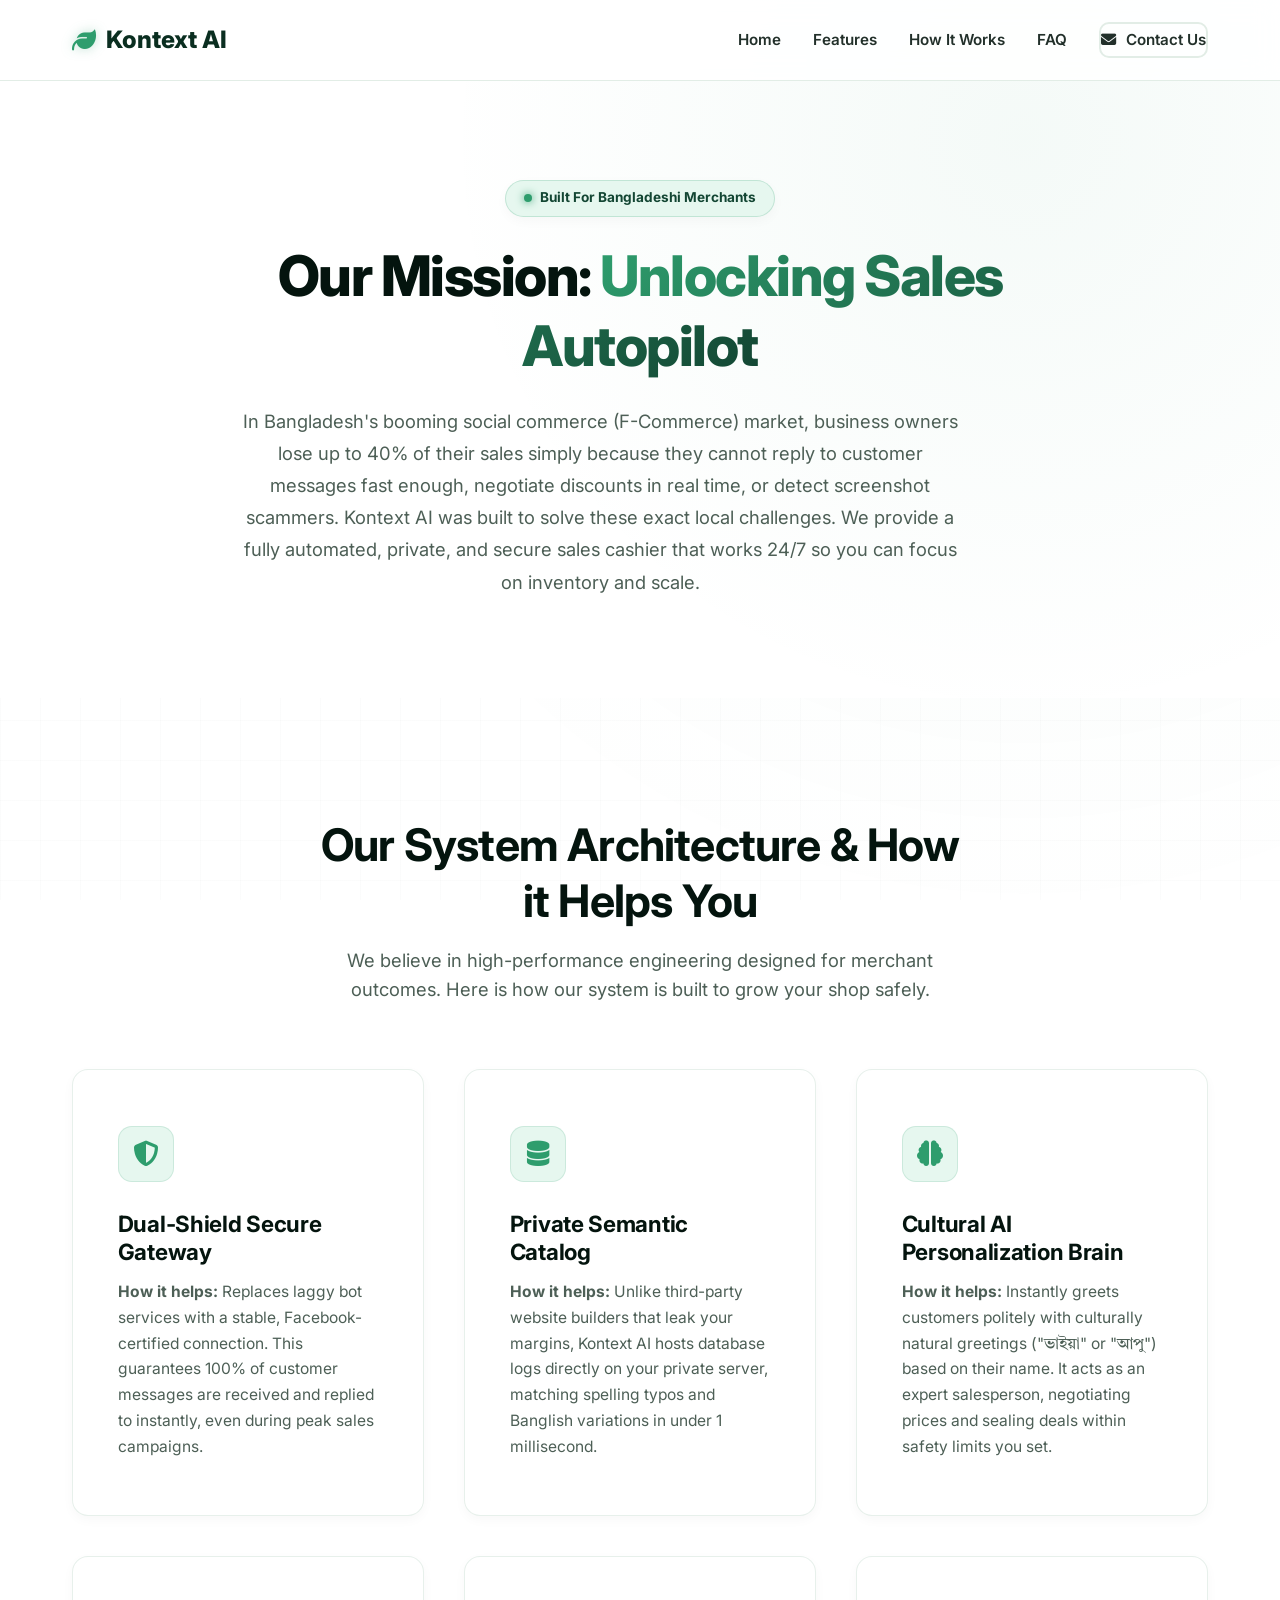
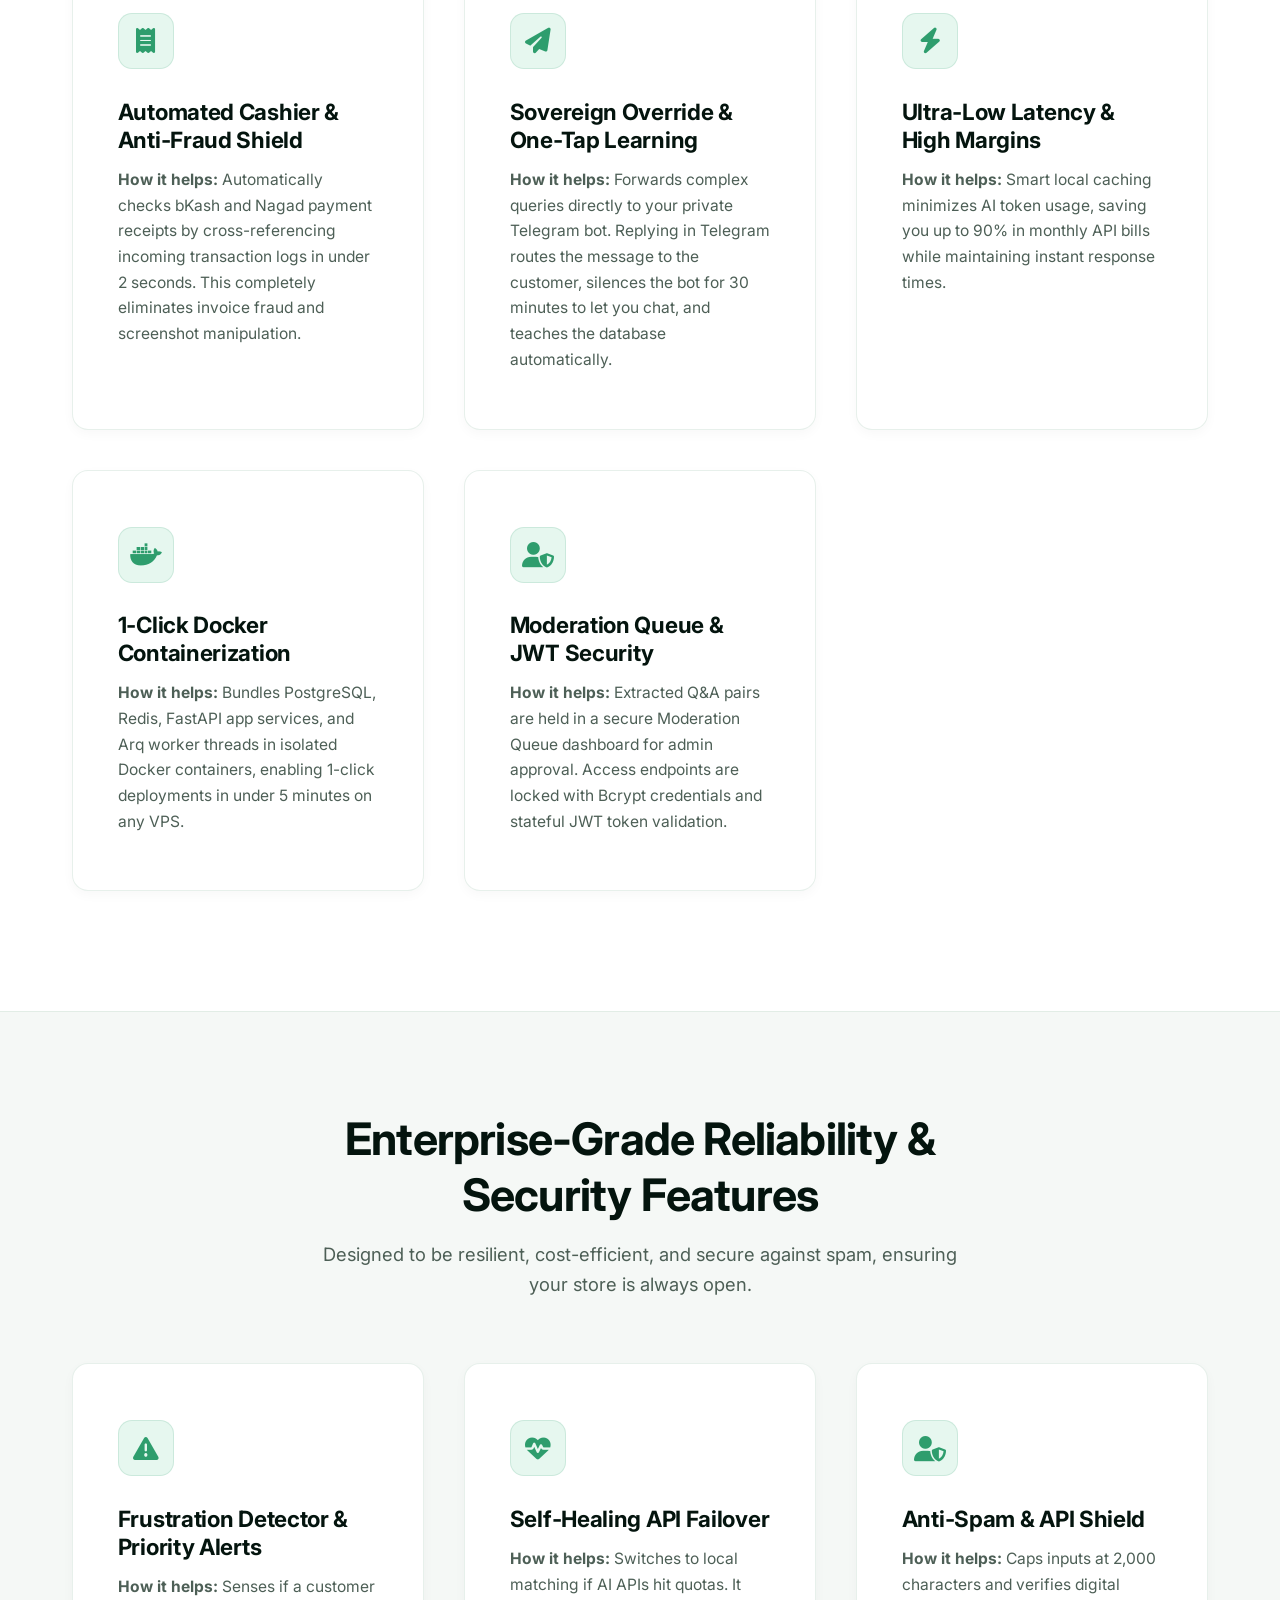
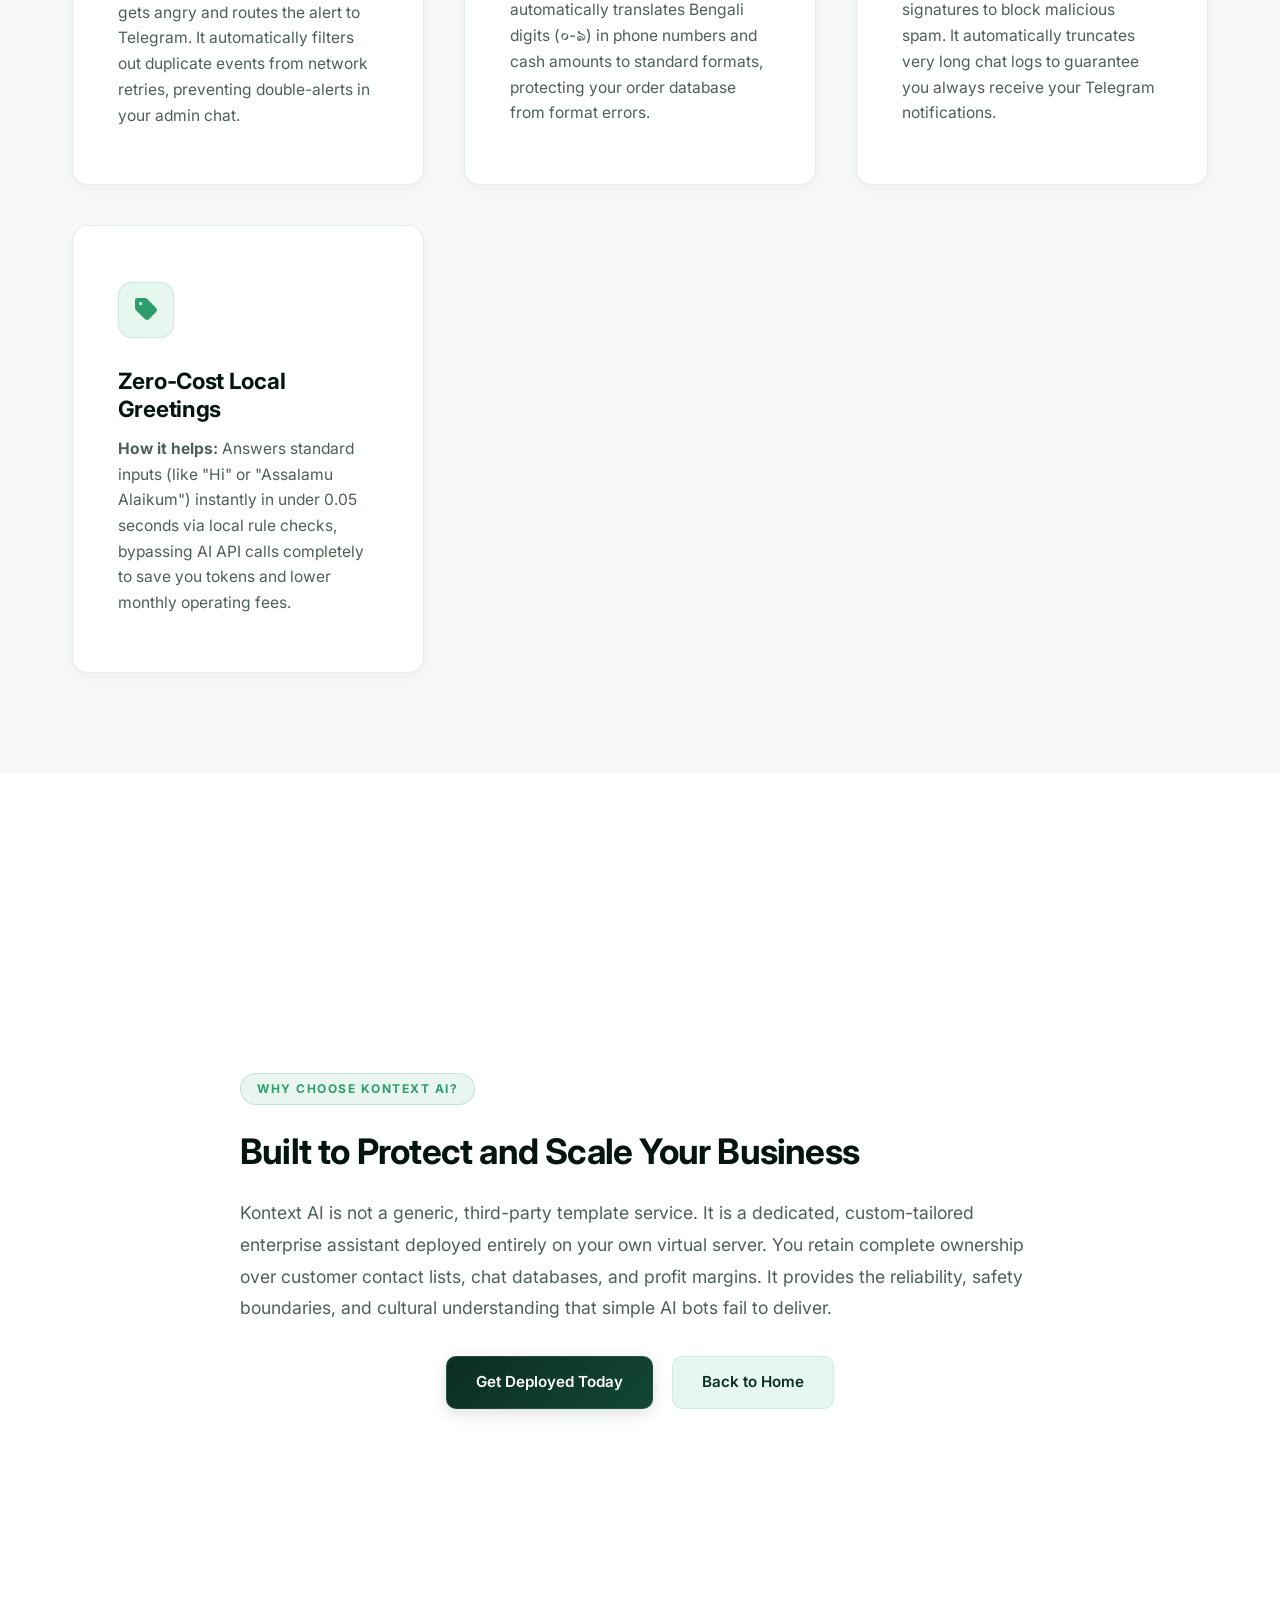
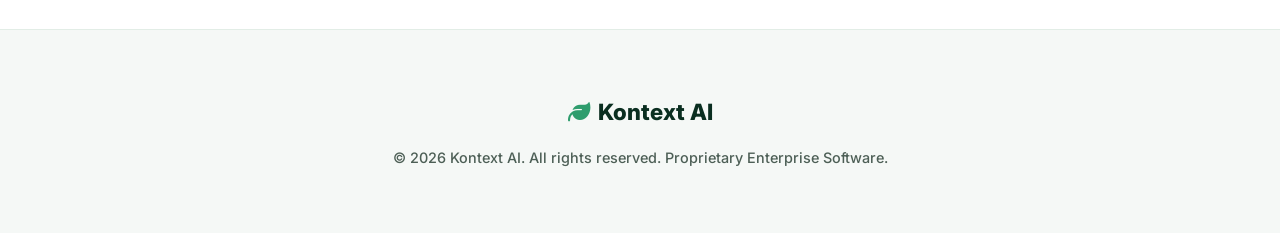
<file: about.html>
<!DOCTYPE html>
<html lang="en">
<head>
    <meta charset="UTF-8">
    <meta name="viewport" content="width=device-width, initial-scale=1.0">
    <title>About Kontext AI | Secure Sales Automation for Bangladeshi F-Commerce</title>
    <meta name="description" content="Understand the system architecture, local database privacy, and mission behind Kontext AI—custom-engineered to automate and protect Bangladeshi social commerce.">
    <meta name="keywords" content="Kontext AI system architecture, local PostgreSQL database, pgvector search, secure FastAPI gateway, Telegram webhook admin override">
    <meta name="author" content="Kontext AI">
    
    <!-- Open Graph / Facebook -->
    <meta property="og:type" content="website">
    <meta property="og:url" content="https://zihaaaad.github.io/kontextAI/about.html">
    <meta property="og:title" content="About Kontext AI | Secure Sales Automation & Architecture for F-Commerce">
    <meta property="og:description" content="Explore how our dual-shield secure gateway, private database catalog, and Telegram override controls protect and scale your business.">
    <meta property="og:image" content="https://zihaaaad.github.io/kontextAI/agent_icon.png">
    
    <!-- Twitter -->
    <meta property="twitter:card" content="summary_large_image">
    <meta property="twitter:url" content="https://zihaaaad.github.io/kontextAI/about.html">
    <meta property="twitter:title" content="About Kontext AI | Secure Sales Automation & Architecture for F-Commerce">
    <meta property="twitter:description" content="Explore how our dual-shield secure gateway, private database catalog, and Telegram override controls protect and scale your business.">
    <meta property="twitter:image" content="https://zihaaaad.github.io/kontextAI/agent_icon.png">

    <!-- Canonical URL -->
    <link rel="canonical" href="https://zihaaaad.github.io/kontextAI/about.html">

    <link rel="preconnect" href="https://fonts.googleapis.com">
    <link rel="preconnect" href="https://fonts.gstatic.com" crossorigin>
    <link href="https://fonts.googleapis.com/css2?family=Tiro+Bangla:ital@0;1&family=Inter:wght@300;400;500;600;700;800&display=swap" rel="stylesheet">
    <link rel="icon" href="favicon.png" type="image/png">
    <link rel="stylesheet" href="style.css">
    <link rel="stylesheet" href="https://cdnjs.cloudflare.com/ajax/libs/font-awesome/6.4.0/css/all.min.css">
</head>
<body>

    <!-- Navigation -->
    <nav class="navbar" id="about-navbar">
        <div class="container nav-content">
            <div class="logo">
                <i class="fa-solid fa-leaf"></i> Kontext AI
            </div>
            <div class="nav-links">
                <a href="index.html" id="nav-link-home">Home</a>
                <a href="index.html#benefits" id="nav-link-features">Features</a>
                <a href="index.html#how-it-works" id="nav-link-works">How It Works</a>
                <a href="index.html#faq" id="nav-link-faq">FAQ</a>
                <a href="index.html#contact" class="btn btn-outline" id="nav-link-contact">
                    <i class="fa-solid fa-envelope"></i> Contact Us
                </a>
            </div>
            <button class="nav-toggle" aria-label="Toggle navigation">
                <span class="hamburger"></span>
            </button>
        </div>
    </nav>

    <!-- Mobile Menu Overlay -->
    <div class="mobile-menu">
        <a href="index.html">Home</a>
        <a href="index.html#benefits">Features</a>
        <a href="index.html#how-it-works">How It Works</a>
        <a href="index.html#faq">FAQ</a>
        <a href="index.html#contact" class="btn btn-outline" style="color: white; border-color: white; margin-top: 1rem;">
            <i class="fa-solid fa-envelope"></i> Contact Us
        </a>
    </div>

    <!-- About Hero Section -->
    <header class="hero" id="about-hero" style="padding-bottom: 60px;">
         <div class="container hero-content" style="grid-template-columns: 1fr;">
              <div class="hero-text reveal active" style="max-width: 800px; margin: 0 auto; text-align: center;">
                  <div class="badge">
                      <span class="badge-dot"></span>
                      Built For Bangladeshi Merchants
                  </div>
                  <h1>Our Mission: <span class="highlight">Unlocking Sales Autopilot</span></h1>
                  <p>In Bangladesh's booming social commerce (F-Commerce) market, business owners lose up to 40% of their sales simply because they cannot reply to customer messages fast enough, negotiate discounts in real time, or detect screenshot scammers. Kontext AI was built to solve these exact local challenges. We provide a fully automated, private, and secure sales cashier that works 24/7 so you can focus on inventory and scale.</p>
              </div>
         </div>
    </header>

    <!-- Architecture Section -->
    <section class="features bg-white" id="about-architecture">
        <div class="container">
            <div class="section-header reveal active" style="text-align: center; margin-bottom: 4rem;">
                <h2>Our System Architecture & How it Helps You</h2>
                <p>We believe in high-performance engineering designed for merchant outcomes. Here is how our system is built to grow your shop safely.</p>
            </div>
            
            <div class="grid">
                <!-- Gateway Card -->
                <div class="feature-card reveal active" id="arch-card-gateway">
                    <div class="icon-box"><i class="fa-solid fa-shield-halved"></i></div>
                    <h3>Dual-Shield Secure Gateway</h3>
                    <p><strong>How it helps:</strong> Replaces laggy bot services with a stable, Facebook-certified connection. This guarantees 100% of customer messages are received and replied to instantly, even during peak sales campaigns.</p>
                </div>
                
                <!-- Database Card -->
                <div class="feature-card reveal active" id="arch-card-database">
                    <div class="icon-box"><i class="fa-solid fa-database"></i></div>
                    <h3>Private Semantic Catalog</h3>
                    <p><strong>How it helps:</strong> Unlike third-party website builders that leak your margins, Kontext AI hosts database logs directly on your private server, matching spelling typos and Banglish variations in under 1 millisecond.</p>
                </div>
                
                <!-- Brain Card -->
                <div class="feature-card reveal active" id="arch-card-brain">
                    <div class="icon-box"><i class="fa-solid fa-brain"></i></div>
                    <h3>Cultural AI Personalization Brain</h3>
                    <p><strong>How it helps:</strong> Instantly greets customers politely with culturally natural greetings ("ভাইয়া" or "আপু") based on their name. It acts as an expert salesperson, negotiating prices and sealing deals within safety limits you set.</p>
                </div>

                <!-- Cashier Card -->
                <div class="feature-card reveal active" id="arch-card-cashier">
                    <div class="icon-box"><i class="fa-solid fa-receipt"></i></div>
                    <h3>Automated Cashier & Anti-Fraud Shield</h3>
                    <p><strong>How it helps:</strong> Automatically checks bKash and Nagad payment receipts by cross-referencing incoming transaction logs in under 2 seconds. This completely eliminates invoice fraud and screenshot manipulation.</p>
                </div>

                <!-- Telegram Card -->
                <div class="feature-card reveal active" id="arch-card-control">
                    <div class="icon-box"><i class="fa-solid fa-paper-plane"></i></div>
                    <h3>Sovereign Override & One-Tap Learning</h3>
                    <p><strong>How it helps:</strong> Forwards complex queries directly to your private Telegram bot. Replying in Telegram routes the message to the customer, silences the bot for 30 minutes to let you chat, and teaches the database automatically.</p>
                </div>

                <!-- Scaling Card -->
                <div class="feature-card reveal active" id="arch-card-speed">
                    <div class="icon-box"><i class="fa-solid fa-bolt"></i></div>
                    <h3>Ultra-Low Latency & High Margins</h3>
                    <p><strong>How it helps:</strong> Smart local caching minimizes AI token usage, saving you up to 90% in monthly API bills while maintaining instant response times.</p>
                </div>

                <!-- Docker Card -->
                <div class="feature-card reveal active" id="arch-card-docker">
                    <div class="icon-box"><i class="fa-brands fa-docker"></i></div>
                    <h3>1-Click Docker Containerization</h3>
                    <p><strong>How it helps:</strong> Bundles PostgreSQL, Redis, FastAPI app services, and Arq worker threads in isolated Docker containers, enabling 1-click deployments in under 5 minutes on any VPS.</p>
                </div>

                <!-- Moderation Queue Card -->
                <div class="feature-card reveal active" id="arch-card-moderation">
                    <div class="icon-box"><i class="fa-solid fa-user-shield"></i></div>
                    <h3>Moderation Queue & JWT Security</h3>
                    <p><strong>How it helps:</strong> Extracted Q&A pairs are held in a secure Moderation Queue dashboard for admin approval. Access endpoints are locked with Bcrypt credentials and stateful JWT token validation.</p>
                </div>
            </div>
        </div>
    </section>

    <!-- Enterprise Reliability Section -->
    <section class="features bg-light" id="about-reliability" style="padding: 100px 0; border-top: 1px solid var(--border-color);">
        <div class="container">
            <div class="section-header reveal active" style="text-align: center; margin-bottom: 4rem;">
                <h2>Enterprise-Grade Reliability & Security Features</h2>
                <p>Designed to be resilient, cost-efficient, and secure against spam, ensuring your store is always open.</p>
            </div>
            
            <div class="grid">
                <!-- Priority routing -->
                <div class="feature-card reveal active" id="rel-card-routing">
                    <div class="icon-box"><i class="fa-solid fa-triangle-exclamation"></i></div>
                    <h3>Frustration Detector & Priority Alerts</h3>
                    <p><strong>How it helps:</strong> Senses if a customer gets angry and routes the alert to Telegram. It automatically filters out duplicate events from network retries, preventing double-alerts in your admin chat.</p>
                </div>
                
                <!-- Self-healing -->
                <div class="feature-card reveal active" id="rel-card-backup">
                    <div class="icon-box"><i class="fa-solid fa-heart-pulse"></i></div>
                    <h3>Self-Healing API Failover</h3>
                    <p><strong>How it helps:</strong> Switches to local matching if AI APIs hit quotas. It automatically translates Bengali digits (০-৯) in phone numbers and cash amounts to standard formats, protecting your order database from format errors.</p>
                </div>
                
                <!-- Anti-spam -->
                <div class="feature-card reveal active" id="rel-card-spam">
                    <div class="icon-box"><i class="fa-solid fa-user-shield"></i></div>
                    <h3>Anti-Spam & API Shield</h3>
                    <p><strong>How it helps:</strong> Caps inputs at 2,000 characters and verifies digital signatures to block malicious spam. It automatically truncates very long chat logs to guarantee you always receive your Telegram notifications.</p>
                </div>

                <!-- Zero-cost greetings -->
                <div class="feature-card reveal active" id="rel-card-greetings">
                    <div class="icon-box"><i class="fa-solid fa-tag"></i></div>
                    <h3>Zero-Cost Local Greetings</h3>
                    <p><strong>How it helps:</strong> Answers standard inputs (like "Hi" or "Assalamu Alaikum") instantly in under 0.05 seconds via local rule checks, bypassing AI API calls completely to save you tokens and lower monthly operating fees.</p>
                </div>
            </div>
        </div>
    </section>

    <!-- Why Buy Kontext AI -->
    <section class="architecture bg-white" id="why-buy-kontext">
        <div class="container" style="padding: 100px 2rem;">
            <div class="system-section reveal active">
                <div class="system-grid" style="grid-template-columns: 1fr; max-width: 800px; margin: 0 auto; text-align: center;">
                    <div class="system-text">
                        <div class="step-num" style="margin: 0 auto 1.5rem;">Why Choose Kontext AI?</div>
                        <h2 style="font-size: 2.2rem; margin-bottom: 1.5rem;">Built to Protect and Scale Your Business</h2>
                        <p style="font-size: 1.1rem; color: var(--text-muted); margin-bottom: 2rem; line-height: 1.8;">Kontext AI is not a generic, third-party template service. It is a dedicated, custom-tailored enterprise assistant deployed entirely on your own virtual server. You retain complete ownership over customer contact lists, chat databases, and profit margins. It provides the reliability, safety boundaries, and cultural understanding that simple AI bots fail to deliver.</p>
                        
                        <div class="hero-buttons" style="justify-content: center; margin-top: 1rem;">
                            <a href="index.html#contact" class="btn btn-primary" id="about-btn-get-started">Get Deployed Today</a>
                            <a href="index.html" class="btn btn-secondary" id="about-btn-back-home">Back to Home</a>
                        </div>
                    </div>
                </div>
            </div>
        </div>
    </section>

    <!-- Footer -->
    <footer>
        <div class="container footer-content">
            <div class="footer-logo">
                <i class="fa-solid fa-leaf"></i> Kontext AI
            </div>
            <div class="copyright" id="about-copyright">
                &copy; 2026 Kontext AI. All rights reserved. Proprietary Enterprise Software.
            </div>
        </div>
    </footer>

    <script src="script.js"></script>
</body>
</html>
</file>
<file: style.css>
/* ==========================================================================
   Kontext AI Premium Style System (v4 Enterprise Edition)
   ========================================================================== */

/* Deep Forest & High-Tech Design Tokens */
:root {
    --bg-white: #FFFFFF;
    --bg-light: #f5f8f6;
    --forest-dark: #04140e;       /* Deep obsidian forest */
    --forest-primary: #0a2e20;    /* Dark emerald */
    --forest-secondary: #134633;  /* Medium forest */
    --mint-accent: #2e9d6d;       /* High-contrast vibrant mint */
    --mint-glow: rgba(46, 157, 109, 0.18);
    --mint-light: #e6f7ef;        /* Clean light mint */
    --text-main: #22302a;         /* High readability charcoal */
    --text-muted: #4d5f56;        /* Subdued text */
    --border-color: #e2ede6;
    
    --shadow-sm: 0 4px 12px rgba(10, 46, 32, 0.03);
    --shadow-md: 0 12px 30px rgba(10, 46, 32, 0.08);
    --shadow-lg: 0 24px 60px rgba(10, 46, 32, 0.16);
    --border-radius: 16px;
    --border-radius-sm: 10px;
    --transition-smooth: all 0.4s cubic-bezier(0.16, 1, 0.3, 1);
}

* {
    margin: 0;
    padding: 0;
    box-sizing: border-box;
}

html {
    scroll-behavior: smooth;
}

body {
    font-family: 'Inter', 'Tiro Bangla', -apple-system, BlinkMacSystemFont, sans-serif;
    background-color: var(--bg-white);
    color: var(--text-main);
    line-height: 1.6;
    overflow-x: hidden;
    position: relative;
}

/* Futuristic Background Grid Overlay */
body::before {
    content: "";
    position: fixed;
    top: 0;
    left: 0;
    width: 100vw;
    height: 100vh;
    background-image: 
        radial-gradient(circle at 80% 20%, rgba(46, 157, 109, 0.04) 0%, transparent 60%),
        linear-gradient(rgba(10, 46, 32, 0.015) 1px, transparent 1px),
        linear-gradient(90deg, rgba(10, 46, 32, 0.015) 1px, transparent 1px);
    background-size: 100% 100%, 40px 40px, 40px 40px;
    pointer-events: none;
    z-index: -2;
}

.container {
    max-width: 1200px;
    margin: 0 auto;
    padding: 0 2rem;
}

/* Typography & Headers */
h1, h2, h3 {
    color: var(--forest-dark);
    line-height: 1.25;
}

h1 { font-size: 3.5rem; font-weight: 800; letter-spacing: -1.5px; margin-bottom: 1.5rem; }
h2 { font-size: 2.5rem; font-weight: 700; letter-spacing: -0.8px; margin-bottom: 1rem; }
h3 { font-size: 1.35rem; font-weight: 600; letter-spacing: -0.3px; margin-bottom: 0.5rem; }

.highlight {
    background: linear-gradient(135deg, var(--mint-accent) 0%, var(--forest-secondary) 100%);
    -webkit-background-clip: text;
    -webkit-text-fill-color: transparent;
    background-clip: text;
    font-weight: 800;
}

/* Navigation Bar */
.navbar {
    position: fixed;
    top: 0;
    width: 100%;
    background: rgba(255, 255, 255, 0.85);
    backdrop-filter: blur(12px);
    -webkit-backdrop-filter: blur(12px);
    border-bottom: 1px solid var(--border-color);
    z-index: 1000;
    transition: var(--transition-smooth);
}

.nav-content {
    display: flex;
    justify-content: space-between;
    align-items: center;
    height: 80px;
}

.logo {
    font-size: 1.5rem;
    font-weight: 800;
    color: var(--forest-primary);
    display: flex;
    align-items: center;
    gap: 10px;
}

.logo i {
    color: var(--mint-accent);
    filter: drop-shadow(0 0 6px rgba(46, 157, 109, 0.3));
}

.nav-links {
    display: flex;
    align-items: center;
    gap: 2rem;
}

.nav-links a {
    text-decoration: none;
    color: var(--text-main);
    font-weight: 600;
    font-size: 0.95rem;
    position: relative;
    padding: 0.25rem 0;
    transition: color 0.2s;
}

.nav-links a::after {
    content: '';
    position: absolute;
    width: 0;
    height: 2px;
    bottom: -2px;
    left: 0;
    background-color: var(--mint-accent);
    transition: width 0.3s ease;
}

.nav-links a:hover {
    color: var(--mint-accent);
}

.nav-links a:hover::after {
    width: 100%;
}

/* Premium Buttons */
.btn {
    display: inline-flex;
    align-items: center;
    justify-content: center;
    gap: 10px;
    padding: 0.85rem 1.8rem;
    border-radius: var(--border-radius-sm);
    font-weight: 600;
    font-size: 0.95rem;
    text-decoration: none;
    transition: var(--transition-smooth);
    cursor: pointer;
}

.btn-primary {
    background: linear-gradient(135deg, var(--forest-primary) 0%, var(--forest-secondary) 100%);
    color: white;
    border: 1px solid rgba(255, 255, 255, 0.1);
    box-shadow: 0 4px 15px rgba(10, 46, 32, 0.15);
}

.btn-primary:hover {
    transform: translateY(-2px);
    box-shadow: 0 12px 30px rgba(10, 46, 32, 0.25), 0 0 0 4px rgba(46, 157, 109, 0.2);
}

.btn-secondary {
    background-color: var(--mint-light);
    color: var(--forest-primary);
    border: 1px solid rgba(46, 157, 109, 0.12);
}

.btn-secondary:hover {
    background-color: var(--mint-accent);
    color: white;
    transform: translateY(-2px);
    box-shadow: 0 8px 20px rgba(46, 157, 109, 0.25);
}

.btn-outline {
    background: transparent;
    color: var(--forest-primary);
    border: 2px solid var(--border-color);
}

.btn-outline:hover {
    border-color: var(--mint-accent);
    background: var(--bg-light);
    color: var(--mint-accent);
    transform: translateY(-1px);
}

/* Hero Section */
.hero {
    padding: 180px 0 100px;
    background: radial-gradient(circle at 80% 20%, rgba(46, 157, 109, 0.05) 0%, rgba(255, 255, 255, 0) 50%), var(--bg-white);
    position: relative;
    overflow: hidden;
}

.hero-content {
    display: grid;
    grid-template-columns: 1.1fr 0.9fr;
    gap: 4rem;
    align-items: center;
}

.badge {
    display: inline-flex;
    align-items: center;
    gap: 8px;
    padding: 0.4rem 1.1rem;
    background-color: var(--mint-light);
    color: var(--forest-secondary);
    border-radius: 50px;
    font-size: 0.85rem;
    font-weight: 700;
    margin-bottom: 1.5rem;
    border: 1px solid rgba(46, 157, 109, 0.2);
    box-shadow: var(--shadow-sm);
}

.badge-dot {
    width: 8px;
    height: 8px;
    background-color: var(--mint-accent);
    border-radius: 50%;
    display: inline-block;
    box-shadow: 0 0 8px var(--mint-accent);
    animation: badgePulse 2s infinite ease-in-out;
}

@keyframes badgePulse {
    0%, 100% { opacity: 0.4; transform: scale(0.9); }
    50% { opacity: 1; transform: scale(1.1); box-shadow: 0 0 12px var(--mint-accent); }
}

.hero-text p {
    font-size: 1.15rem;
    color: var(--text-muted);
    margin-bottom: 2.5rem;
    max-width: 90%;
    line-height: 1.75;
}

.hero-buttons {
    display: flex;
    gap: 1.2rem;
}

/* Glassmorphic Chat Mockup (Messenger) */
.glass-card {
    background: rgba(255, 255, 255, 0.8);
    backdrop-filter: blur(20px);
    -webkit-backdrop-filter: blur(20px);
    border: 1px solid rgba(255, 255, 255, 0.8);
    border-radius: 24px;
    box-shadow: var(--shadow-lg), 0 0 30px rgba(46, 157, 109, 0.03);
    overflow: hidden;
    transition: var(--transition-smooth);
}

.chat-mockup {
    width: 100%;
    max-width: 450px;
    margin-left: auto;
    border: 1px solid rgba(10, 46, 32, 0.08);
}

.chat-mockup:hover {
    transform: translateY(-5px);
    box-shadow: 0 30px 70px rgba(10, 46, 32, 0.18);
}

.chat-header {
    background: rgba(255, 255, 255, 0.95);
    color: var(--text-main);
    padding: 1.2rem 1.5rem;
    display: flex;
    align-items: center;
    gap: 14px;
    border-bottom: 1px solid var(--border-color);
}

.agent-avatar {
    width: 44px;
    height: 44px;
    border-radius: 50%;
    object-fit: cover;
    border: 2px solid var(--mint-accent);
    box-shadow: 0 2px 8px rgba(46, 157, 109, 0.2);
}

.header-text {
    display: flex;
    flex-direction: column;
}

.agent-name {
    font-weight: 700;
    font-size: 1.1rem;
    line-height: 1.2;
}

.agent-status {
    font-size: 0.8rem;
    color: #10b981;
    font-weight: 600;
    display: flex;
    align-items: center;
    gap: 4px;
}

.agent-status::before {
    content: '';
    display: inline-block;
    width: 6px;
    height: 6px;
    background: #10b981;
    border-radius: 50%;
}

.chat-body {
    padding: 2.2rem 1.5rem;
    display: flex;
    flex-direction: column;
    gap: 0.85rem;
    background: linear-gradient(180deg, rgba(255,255,255,0.4) 0%, rgba(246,250,247,0.7) 100%);
}

.msg {
    padding: 0.85rem 1.3rem;
    border-radius: 18px;
    max-width: 85%;
    font-size: 1.05rem;
    position: relative;
    line-height: 1.45;
    font-family: 'Tiro Bangla', 'Inter', sans-serif;
}

.msg-user {
    background: #0084ff;
    color: white;
    align-self: flex-end;
    border-bottom-right-radius: 4px;
    box-shadow: 0 4px 12px rgba(0, 132, 255, 0.2);
}

.msg-bot {
    background: white;
    color: #050505;
    align-self: flex-start;
    border-bottom-left-radius: 4px;
    border: 1px solid rgba(10, 46, 32, 0.05);
    box-shadow: 0 4px 10px rgba(0, 0, 0, 0.02);
}

.chat-footer {
    padding: 1.1rem;
    text-align: center;
    background: rgba(255, 255, 255, 0.95);
    border-top: 1px solid var(--border-color);
}

.latency {
    font-size: 0.8rem;
    font-weight: 600;
    color: var(--text-muted);
    display: inline-flex;
    align-items: center;
    gap: 6px;
}

.latency i {
    color: var(--mint-accent);
}

/* Floating Profile Parser Card in Hero Visual */
.floating-profile-card {
    position: absolute;
    left: -50px;
    bottom: 40px;
    background: rgba(255, 255, 255, 0.85);
    backdrop-filter: blur(20px);
    -webkit-backdrop-filter: blur(20px);
    border: 1px solid rgba(46, 157, 109, 0.2);
    border-radius: 16px;
    padding: 1rem 1.25rem;
    box-shadow: var(--shadow-md), 0 10px 30px rgba(46, 157, 109, 0.05);
    z-index: 10;
    width: 210px;
    font-size: 0.8rem;
    font-family: 'Inter', sans-serif;
    transition: var(--transition-smooth);
    animation: floatCard 4s ease-in-out infinite;
}

.floating-profile-card:hover {
    transform: translateY(-5px) scale(1.02);
    box-shadow: var(--shadow-lg), 0 15px 35px rgba(46, 157, 109, 0.1);
}

.profile-card-header {
    display: flex;
    justify-content: space-between;
    align-items: center;
    border-bottom: 1px solid var(--border-color);
    padding-bottom: 6px;
    margin-bottom: 8px;
    font-weight: 700;
}

.profile-card-header .p-title {
    color: var(--forest-primary);
    display: inline-flex;
    align-items: center;
    gap: 6px;
}

.profile-card-header .p-title i {
    color: var(--mint-accent);
}

.profile-card-header .p-status {
    color: var(--mint-accent);
    font-size: 0.7rem;
    display: inline-flex;
    align-items: center;
    gap: 4px;
    font-weight: 700;
}

.profile-card-body {
    display: flex;
    flex-direction: column;
    gap: 5px;
    color: var(--text-main);
}

.profile-field {
    line-height: 1.4;
}

.gender-tag {
    display: inline-block;
    padding: 1px 6px;
    border-radius: 4px;
    font-size: 0.65rem;
    font-weight: 800;
    text-transform: uppercase;
}

.gender-tag.male {
    background: rgba(0, 132, 255, 0.1);
    color: #0084ff;
    border: 1px solid rgba(0, 132, 255, 0.2);
}

.gender-tag.female {
    background: rgba(216, 27, 96, 0.1);
    color: #d81b60;
    border: 1px solid rgba(216, 27, 96, 0.2);
}

.rule-code {
    font-family: 'Courier New', Courier, monospace;
    color: var(--forest-secondary);
    font-weight: 700;
}

@keyframes floatCard {
    0% { transform: translateY(0); }
    50% { transform: translateY(-10px); }
    100% { transform: translateY(0); }
}

/* Vector Chip styling for Step 1 table */
.vec-code {
    font-family: 'Courier New', Courier, monospace;
    font-size: 0.75rem;
    color: #38bdf8;
    background: rgba(56, 189, 248, 0.1);
    border: 1px solid rgba(56, 189, 248, 0.2);
    padding: 2px 6px;
    border-radius: 4px;
    white-space: nowrap;
}

/* Features/Benefits Section */
.features {
    padding: 120px 0;
}

.bg-light {
    background-color: var(--bg-light);
}

.section-header {
    text-align: center;
    max-width: 650px;
    margin: 0 auto 5rem;
}

.section-header h2 {
    font-size: 2.8rem;
    color: var(--forest-dark);
}

.section-header p {
    color: var(--text-muted);
    font-size: 1.15rem;
    margin-top: 0.8rem;
}

.grid {
    display: grid;
    grid-template-columns: repeat(auto-fit, minmax(320px, 1fr));
    gap: 2.5rem;
}

.feature-card {
    background: white;
    padding: 3.5rem 2.8rem;
    border-radius: var(--border-radius);
    border: 1px solid rgba(226, 237, 230, 0.8);
    transition: var(--transition-smooth);
    box-shadow: var(--shadow-sm);
    position: relative;
    overflow: hidden;
}

.feature-card::before {
    content: '';
    position: absolute;
    top: 0;
    left: 0;
    width: 100%;
    height: 4px;
    background: linear-gradient(90deg, var(--forest-primary), var(--mint-accent));
    opacity: 0;
    transition: opacity 0.3s ease;
}

.feature-card:hover {
    transform: translateY(-8px);
    box-shadow: var(--shadow-lg), 0 0 25px var(--mint-glow);
    border-color: rgba(46, 157, 109, 0.3);
}

.feature-card:hover::before {
    opacity: 1;
}

.icon-box {
    width: 56px;
    height: 56px;
    background: var(--mint-light);
    color: var(--mint-accent);
    border-radius: 14px;
    display: flex;
    align-items: center;
    justify-content: center;
    font-size: 1.6rem;
    margin-bottom: 1.8rem;
    border: 1px solid rgba(46, 157, 109, 0.15);
    transition: var(--transition-smooth);
}

.feature-card:hover .icon-box {
    transform: scale(1.08) rotate(3deg);
    background: linear-gradient(135deg, var(--mint-accent) 0%, var(--forest-primary) 100%);
    color: white;
    box-shadow: 0 8px 20px rgba(46, 157, 109, 0.3);
    border-color: transparent;
}

.feature-card h3 {
    font-size: 1.4rem;
    font-weight: 700;
    color: var(--forest-dark);
    margin-bottom: 0.8rem;
}

.feature-card p {
    color: var(--text-muted);
    font-size: 0.975rem;
    line-height: 1.65;
}

/* ==========================================================================
   How It Works & Mockups (Redesigned for Responsiveness & Tech Detail)
   ========================================================================== */

.architecture {
    padding: 120px 0;
    position: relative;
}

.system-section {
    margin-top: 5rem;
}

.system-grid {
    display: grid;
    grid-template-columns: 1fr 1.25fr;
    gap: 5rem;
    align-items: center;
}

.reverse-grid {
    grid-template-columns: 1.25fr 1fr;
}

.system-text {
    text-align: left;
}

.system-visual {
    position: relative;
    z-index: 1;
    width: 100%;
    min-width: 0;
}

.system-visual::before {
    content: '';
    position: absolute;
    top: 50%;
    left: 50%;
    transform: translate(-50%, -50%);
    width: 115%;
    height: 115%;
    background: radial-gradient(circle, rgba(46, 157, 109, 0.05) 0%, rgba(255, 255, 255, 0) 70%);
    z-index: -1;
    pointer-events: none;
}

.step-num {
    display: inline-block;
    padding: 0.35rem 1rem;
    background: rgba(46, 157, 109, 0.1);
    color: var(--mint-accent);
    font-weight: 700;
    border-radius: 30px;
    font-size: 0.75rem;
    text-transform: uppercase;
    letter-spacing: 1.5px;
    margin-bottom: 1.5rem;
    border: 1px solid rgba(46, 157, 109, 0.2);
}

.system-text h3 {
    font-size: 2.3rem;
    font-weight: 800;
    letter-spacing: -0.6px;
    margin-bottom: 1.2rem;
    color: var(--forest-dark);
}

.system-text p {
    color: var(--text-muted);
    font-size: 1.05rem;
    margin-bottom: 1.8rem;
    line-height: 1.75;
}

.benefit-list {
    list-style: none;
    padding: 0;
    margin: 1.8rem 0 0 0;
    display: flex;
    flex-direction: column;
    gap: 1.4rem;
}

.benefit-list li {
    font-size: 0.975rem;
    color: var(--text-main);
    display: flex;
    align-items: flex-start;
    gap: 14px;
    line-height: 1.6;
}

.benefit-list li i {
    color: var(--mint-accent);
    font-size: 0.95rem;
    margin-top: 2px;
    flex-shrink: 0;
    display: inline-flex;
    align-items: center;
    justify-content: center;
    background: var(--mint-light);
    width: 26px;
    height: 26px;
    border-radius: 50%;
    border: 1px solid rgba(46, 157, 109, 0.15);
}

.benefit-list li span {
    flex-grow: 1;
}

.benefit-list li strong {
    color: var(--forest-dark);
    font-weight: 700;
}

/* PostgreSQL SQL Console Mockup */
.sheets-mockup {
    background: #080d16;          /* Rich deep dark slate */
    border: 1px solid #1e293b;
    border-radius: 16px;
    box-shadow: var(--shadow-lg), 0 0 40px rgba(46, 157, 109, 0.05);
    overflow: hidden;
    font-family: 'Inter', sans-serif;
    transition: var(--transition-smooth);
    width: 100%;
    max-width: 100%;
}

.sheets-mockup:hover {
    transform: translateY(-3px);
    box-shadow: var(--shadow-lg), 0 0 50px rgba(46, 157, 109, 0.08);
}

.sheets-header {
    background: #04080e;
    color: #e2e8f0;
    padding: 0.9rem 1.25rem;
    display: flex;
    align-items: center;
    justify-content: space-between;
    font-size: 0.85rem;
    font-weight: 600;
    border-bottom: 1px solid #1e293b;
}

/* Mac-like Window Controls */
.sheets-header-title {
    display: inline-flex;
    align-items: center;
    gap: 8px;
}

.sheets-header-title::before {
    content: "";
    display: inline-block;
    width: 10px;
    height: 10px;
    border-radius: 50%;
    background: #ff5f56;
    box-shadow: 16px 0 0 #ffbd2e, 32px 0 0 #27c93f;
    margin-right: 42px;
}

.sheets-header-title i {
    color: var(--mint-accent);
    margin-right: 6px;
}

.sheets-header-status {
    font-size: 0.75rem;
    color: #10b981;
    display: flex;
    align-items: center;
    gap: 6px;
    font-weight: 700;
    text-shadow: 0 0 8px rgba(16, 185, 129, 0.4);
}

/* PostgreSQL SQL Compiler Terminal Header */
.sheets-sql-query {
    background: #090e18;
    border-bottom: 1px solid #1e293b;
    padding: 0.9rem 1.25rem;
    font-family: 'Courier New', Courier, monospace;
    font-size: 0.75rem;
    color: #94a3b8;
    line-height: 1.4;
}

.sheets-sql-query .keyword { color: #f43f5e; font-weight: bold; }
.sheets-sql-query .function { color: #38bdf8; }
.sheets-sql-query .string { color: #34d399; }
.sheets-sql-query .comment { color: #64748b; }
.sheets-sql-query .stats {
    display: block;
    margin-top: 4px;
    color: #64748b;
    font-style: italic;
}

.sheets-tabs {
    display: flex;
    background: #080d16;
    border-bottom: 1px solid #1e293b;
    padding: 0.5rem 0.6rem 0;
    gap: 4px;
}

.sheets-tab {
    padding: 0.5rem 1.25rem;
    font-size: 0.75rem;
    font-weight: 700;
    color: #64748b;
    background: #0c1524;
    border: 1px solid #1e293b;
    border-bottom: none;
    border-top-left-radius: 8px;
    border-top-right-radius: 8px;
    cursor: pointer;
    transition: all 0.2s;
}

.sheets-tab.active {
    background: #080d16;
    color: var(--mint-accent);
    border-top: 2px solid var(--mint-accent);
    margin-bottom: -1px;
    position: relative;
    z-index: 2;
}

.sheets-tab.inactive:hover {
    color: #cbd5e1;
    background: #0e1b2f;
}

.sheets-grid-container {
    overflow-x: auto;
    background: #080d16;
    max-width: 100%;
}

/* Styled Scrollbars */
.sheets-grid-container::-webkit-scrollbar {
    height: 8px;
    background: #080d16;
}

.sheets-grid-container::-webkit-scrollbar-thumb {
    background: #1e293b;
    border-radius: 4px;
}

.sheets-grid-container::-webkit-scrollbar-thumb:hover {
    background: var(--mint-accent);
}

.sheets-table {
    width: 100%;
    border-collapse: collapse;
    font-size: 0.8rem;
    text-align: left;
    min-width: 650px;
}

.sheets-table th {
    background: #04080e;
    color: #94a3b8;
    font-weight: 700;
    border: 1px solid #1e293b;
    padding: 0.75rem 0.9rem;
    text-transform: uppercase;
    font-size: 0.7rem;
    letter-spacing: 0.5px;
    user-select: none;
}

.sheets-table td {
    border: 1px solid #1e293b;
    padding: 0.8rem 0.9rem;
    color: #cbd5e1;
    vertical-align: middle;
}

.sheets-table tr:hover {
    background-color: rgba(46, 157, 109, 0.05);
}

.sheets-row-num {
    background: #04080e;
    text-align: center;
    color: #475569;
    font-weight: 700;
    width: 38px;
    border-right: 1px solid #1e293b !important;
}

.sheet-font-tiro {
    font-family: 'Tiro Bangla', 'Inter', sans-serif;
    font-size: 0.9rem;
}

/* Keywords tag chip styling */
.keyword-tag {
    display: inline-block;
    padding: 2px 8px;
    background: rgba(30, 41, 59, 0.6);
    border: 1px solid #334155;
    border-radius: 4px;
    font-size: 0.75rem;
    color: #e2e8f0;
    margin: 2px;
}

.new-row-highlight {
    animation: sheetsRowHighlight 8s infinite;
}

@keyframes sheetsRowHighlight {
    0%, 65% { background-color: transparent; }
    70%, 95% { background-color: rgba(46, 157, 109, 0.16); }
    100% { background-color: transparent; }
}

.badge-new {
    display: inline-block;
    padding: 2px 6px;
    background: rgba(46, 157, 109, 0.15);
    color: #34d399;
    border-radius: 4px;
    font-size: 0.65rem;
    font-weight: 700;
    margin-left: 6px;
    border: 1px solid rgba(46, 157, 109, 0.3);
}

/* Telegram Bezel Phone Mockup */
.telegram-mockup {
    background: #ffffff;
    border: 14px solid #1e293b;
    border-radius: 40px;
    box-shadow: 0 25px 60px rgba(10, 46, 32, 0.15), 0 0 35px rgba(10, 46, 32, 0.05);
    overflow: hidden;
    max-width: 360px;
    margin: 0 auto;
    font-family: -apple-system, BlinkMacSystemFont, "Segoe UI", Roboto, sans-serif;
    position: relative;
    width: 100%;
}

.telegram-mockup::before {
    content: '';
    position: absolute;
    top: 5px;
    left: 50%;
    transform: translateX(-50%);
    width: 110px;
    height: 18px;
    background: #1e293b;
    border-radius: 12px;
    z-index: 10;
}

.telegram-phone-bar {
    background: #229ED9;
    color: rgba(255, 255, 255, 0.85);
    font-size: 0.7rem;
    padding: 22px 16px 4px;
    display: flex;
    justify-content: space-between;
    font-weight: 600;
    z-index: 2;
    position: relative;
}

.telegram-phone-bar span i {
    margin-left: 4px;
}

.telegram-header {
    background: #229ED9;
    color: white;
    padding: 0.8rem 1.2rem 0.8rem;
    display: flex;
    align-items: center;
    gap: 12px;
    border-bottom: 1px solid rgba(0, 0, 0, 0.05);
    position: relative;
    z-index: 1;
}

.telegram-avatar {
    width: 36px;
    height: 36px;
    border-radius: 50%;
    background: rgba(255, 255, 255, 0.25);
    color: white;
    display: flex;
    align-items: center;
    justify-content: center;
    font-weight: 700;
    font-size: 1.1rem;
    border: 1px solid rgba(255, 255, 255, 0.2);
}

.telegram-title {
    display: flex;
    flex-direction: column;
}

.telegram-name {
    font-weight: 700;
    font-size: 0.95rem;
}

.telegram-status {
    font-size: 0.75rem;
    opacity: 0.9;
}

.telegram-body {
    background: #e7ebf0;
    padding: 1.5rem 1rem;
    min-height: 310px;
    display: flex;
    flex-direction: column;
    gap: 0.85rem;
}

/* Webhook Verification Log view inside Telegram Mockup */
.tg-webhook-log {
    background: #0f172a;
    border: 1px solid #1e293b;
    border-radius: 10px;
    padding: 0.7rem 0.9rem;
    font-family: 'Courier New', Courier, monospace;
    font-size: 0.7rem;
    color: #e2e8f0;
    box-shadow: 0 4px 10px rgba(0,0,0,0.15);
    opacity: 0;
    animation: tgWebhookLogSequence 8s infinite;
}

.tg-webhook-log .log-header {
    color: #94a3b8;
    font-weight: 700;
    border-bottom: 1px solid #1e293b;
    padding-bottom: 4px;
    margin-bottom: 6px;
    display: flex;
    justify-content: space-between;
    align-items: center;
}

.tg-webhook-log .log-ok {
    color: #10b981;
    font-weight: bold;
}

.tg-webhook-log code {
    display: block;
    line-height: 1.4;
    color: #cbd5e1;
}

.tg-msg {
    max-width: 85%;
    padding: 0.7rem 1rem;
    border-radius: 14px;
    font-size: 0.85rem;
    line-height: 1.4;
    position: relative;
    box-shadow: 0 1px 3px rgba(0,0,0,0.06);
}

.tg-msg-in {
    background: #ffffff;
    color: #000000;
    align-self: flex-start;
    border-top-left-radius: 2px;
}

.tg-msg-out {
    background: #effdde;
    color: #000000;
    align-self: flex-end;
    border-top-right-radius: 2px;
}

.tg-badge {
    font-size: 0.7rem;
    color: #229ED9;
    font-weight: 800;
    display: block;
    margin-bottom: 4px;
    text-transform: uppercase;
    letter-spacing: 0.5px;
}

.tg-reply-preview {
    border-left: 2px solid #229ED9;
    background: rgba(34, 158, 217, 0.05);
    padding: 0.3rem 0.6rem;
    border-radius: 4px;
    font-size: 0.75rem;
    color: #1c5277;
    margin-bottom: 6px;
    font-family: 'Tiro Bangla', sans-serif;
}

.tg-system-status {
    background: var(--mint-light);
    color: var(--mint-accent);
    align-self: center;
    border-radius: 20px;
    padding: 0.4rem 1.1rem;
    font-size: 0.75rem;
    font-weight: 700;
    text-align: center;
    border: 1px solid rgba(46, 157, 109, 0.2);
}

.tg-ticket-message {
    opacity: 0;
    animation: tgTicketSequence 8s infinite;
}

.tg-reply-message {
    opacity: 0;
    animation: tgReplySequence 8s infinite;
}

.tg-status-message {
    opacity: 0;
    animation: tgStatusSequence 8s infinite;
}

@keyframes tgWebhookLogSequence {
    0%, 5% { opacity: 0; transform: translateY(5px); }
    10%, 95% { opacity: 1; transform: translateY(0); }
    100% { opacity: 0; transform: translateY(-5px); }
}

@keyframes tgTicketSequence {
    0%, 18% { opacity: 0; transform: translateY(8px); }
    23%, 95% { opacity: 1; transform: translateY(0); }
    100% { opacity: 0; transform: translateY(-8px); }
}

@keyframes tgReplySequence {
    0%, 48% { opacity: 0; transform: translateY(8px); }
    53%, 95% { opacity: 1; transform: translateY(0); }
    100% { opacity: 0; transform: translateY(-8px); }
}

@keyframes tgStatusSequence {
    0%, 73% { opacity: 0; transform: scale(0.96); }
    78%, 95% { opacity: 1; transform: scale(1); }
    100% { opacity: 0; transform: translateY(-5px); }
}

/* ==========================================================================
   Order Checkout & Extraction Mockup (Step 3 Addition)
   ========================================================================== */
.checkout-mockup {
    background: #080d16;
    border: 1px solid #1e293b;
    border-radius: 16px;
    box-shadow: var(--shadow-lg), 0 0 40px rgba(46, 157, 109, 0.05);
    overflow: hidden;
    font-family: 'Inter', sans-serif;
    transition: var(--transition-smooth);
    width: 100%;
}

.checkout-mockup:hover {
    transform: translateY(-3px);
    box-shadow: var(--shadow-lg), 0 0 50px rgba(46, 157, 109, 0.08);
}

.checkout-header {
    background: #04080e;
    color: #e2e8f0;
    padding: 0.9rem 1.25rem;
    display: flex;
    align-items: center;
    justify-content: space-between;
    font-size: 0.85rem;
    font-weight: 600;
    border-bottom: 1px solid #1e293b;
}

.checkout-header-title {
    display: inline-flex;
    align-items: center;
    gap: 8px;
}

.checkout-header-title::before {
    content: "";
    display: inline-block;
    width: 10px;
    height: 10px;
    border-radius: 50%;
    background: #ff5f56;
    box-shadow: 16px 0 0 #ffbd2e, 32px 0 0 #27c93f;
    margin-right: 42px;
}

.checkout-header-title i {
    color: var(--mint-accent);
}

.checkout-header-badge {
    font-size: 0.75rem;
    color: #38bdf8;
    font-weight: 700;
    display: flex;
    align-items: center;
    gap: 6px;
}

.checkout-split {
    display: grid;
    grid-template-columns: 1fr 1.15fr;
    border-bottom: 1px solid #1e293b;
}

@media (max-width: 768px) {
    .checkout-split {
        grid-template-columns: 1fr;
    }
}

.checkout-panel {
    padding: 1.5rem;
    min-height: 230px;
}

.checkout-chat {
    border-right: 1px solid #1e293b;
    background: #0c121c;
    display: flex;
    flex-direction: column;
    gap: 0.85rem;
}

@media (max-width: 768px) {
    .checkout-chat {
        border-right: none;
        border-bottom: 1px solid #1e293b;
    }
}

.panel-label {
    font-size: 0.7rem;
    color: #64748b;
    text-transform: uppercase;
    font-weight: 700;
    letter-spacing: 0.5px;
    margin-bottom: 0.5rem;
}

.chat-bubble-intake {
    background: #1e293b;
    color: #f8fafc;
    padding: 0.75rem 1rem;
    border-radius: 12px;
    font-size: 0.8rem;
    line-height: 1.45;
    border-bottom-left-radius: 2px;
}

.user-meta {
    display: block;
    font-weight: 700;
    color: #38bdf8;
    margin-bottom: 2px;
    font-size: 0.7rem;
}

.chat-bubble-reply {
    background: rgba(46, 157, 109, 0.15);
    border: 1px solid rgba(46, 157, 109, 0.3);
    color: #cbd5e1;
    padding: 0.75rem 1rem;
    border-radius: 12px;
    font-size: 0.8rem;
    line-height: 1.45;
    border-bottom-right-radius: 2px;
    align-self: flex-start;
    font-family: 'Tiro Bangla', sans-serif;
}

.bot-meta {
    display: block;
    font-weight: 700;
    color: var(--mint-accent);
    margin-bottom: 2px;
    font-size: 0.7rem;
    font-family: 'Inter', sans-serif;
}

.checkout-data {
    background: #090e16;
}

.json-output {
    font-family: 'Courier New', Courier, monospace;
    font-size: 0.75rem;
    color: #94a3b8;
    line-height: 1.45;
    overflow-x: auto;
}

.json-key { color: #f43f5e; }
.json-str { color: #34d399; }
.json-num { color: #f59e0b; }
.json-bool { color: #38bdf8; }

/* MFS Pill Badges */
.mfs-badge-container {
    display: flex;
    gap: 8px;
    margin-top: 10px;
}

.mfs-pill {
    display: inline-flex;
    align-items: center;
    gap: 6px;
    padding: 2px 10px;
    border-radius: 20px;
    font-size: 0.7rem;
    font-weight: 700;
    text-transform: uppercase;
}

.mfs-bkash {
    background-color: #d81b60;
    color: white;
}

.mfs-nagad {
    background-color: #ff6d00;
    color: white;
}

/* Contact Section */
.contact {
    padding: 120px 0;
    background: linear-gradient(135deg, var(--forest-primary) 0%, var(--forest-dark) 100%);
    color: white;
    position: relative;
    overflow: hidden;
}

.contact::after {
    content: '';
    position: absolute;
    right: -10%;
    bottom: -20%;
    width: 500px;
    height: 500px;
    background: radial-gradient(circle, rgba(46, 157, 109, 0.15) 0%, rgba(255, 255, 255, 0) 70%);
    pointer-events: none;
}

.contact-content {
    display: grid;
    grid-template-columns: 1.15fr 0.85fr;
    gap: 5rem;
    align-items: center;
    position: relative;
    z-index: 1;
}

.contact-text h2 {
    color: white;
    font-size: 3rem;
    font-weight: 800;
    letter-spacing: -0.8px;
    margin-bottom: 1.2rem;
}

.contact-text p {
    color: var(--mint-light);
    opacity: 0.95;
    font-size: 1.15rem;
    line-height: 1.8;
}

.contact-methods {
    display: flex;
    flex-direction: column;
    gap: 1.5rem;
}

.contact-card, .contact-card:visited {
    background: rgba(255, 255, 255, 0.03);
    border: 1px solid rgba(255, 255, 255, 0.08);
    backdrop-filter: blur(12px);
    -webkit-backdrop-filter: blur(12px);
    border-radius: var(--border-radius);
    padding: 1.8rem;
    display: flex;
    align-items: center;
    text-decoration: none;
    color: white !important;
    transition: var(--transition-smooth);
}

.contact-card:hover, .contact-card:focus {
    background: rgba(255, 255, 255, 0.07);
    border-color: var(--mint-accent);
    transform: translateY(-4px);
    color: white !important;
    box-shadow: 0 15px 35px rgba(4, 20, 14, 0.35), 0 0 20px rgba(46, 157, 109, 0.2);
}

.contact-icon {
    width: 56px;
    height: 56px;
    background: var(--mint-light);
    color: var(--forest-primary);
    border-radius: 14px;
    display: flex;
    align-items: center;
    justify-content: center;
    font-size: 1.6rem;
    margin-right: 1.5rem;
    border: 1px solid rgba(46, 157, 109, 0.1);
}

.contact-info {
    display: flex;
    flex-direction: column;
    flex-grow: 1;
}

.contact-label {
    font-size: 0.8rem;
    color: var(--mint-accent);
    text-transform: uppercase;
    font-weight: 800;
    letter-spacing: 0.5px;
    margin-bottom: 2px;
}

.contact-value {
    font-size: 1.2rem;
    font-weight: 700;
    color: white !important;
}

.contact-arrow {
    font-size: 1.3rem;
    color: var(--mint-light);
    opacity: 0.6;
    transition: var(--transition-smooth);
}

.contact-card:hover .contact-arrow {
    opacity: 1;
    transform: translateX(6px);
    color: var(--mint-accent);
}

/* FAQ Section */
.faq {
    padding: 120px 0;
    background-color: var(--bg-white);
}

.faq-grid {
    display: grid;
    grid-template-columns: 1fr 1fr;
    gap: 3.5rem;
    margin-top: 4rem;
}

.faq-item {
    background: var(--bg-light);
    padding: 2rem;
    border-radius: var(--border-radius);
    border: 1px solid rgba(226, 237, 230, 0.5);
    transition: var(--transition-smooth);
}

.faq-item:hover {
    background: white;
    border-color: var(--mint-accent);
    box-shadow: var(--shadow-md);
}

.faq-item h4 {
    font-size: 1.15rem;
    font-weight: 750;
    color: var(--forest-dark);
    margin-bottom: 0.85rem;
    display: flex;
    align-items: flex-start;
    gap: 12px;
    line-height: 1.4;
}

.faq-item h4 i {
    color: var(--mint-accent);
    font-size: 1.2rem;
    margin-top: 2px;
    flex-shrink: 0;
}

.faq-item p {
    color: var(--text-muted);
    font-size: 0.975rem;
    line-height: 1.65;
}

/* Footer */
footer {
    padding: 4rem 0;
    border-top: 1px solid var(--border-color);
    text-align: center;
    background: var(--bg-light);
}

.footer-logo {
    font-weight: 800;
    font-size: 1.4rem;
    color: var(--forest-primary);
    margin-bottom: 1rem;
    display: inline-flex;
    align-items: center;
    gap: 8px;
}

.footer-logo i {
    color: var(--mint-accent);
}

.copyright {
    color: var(--text-muted);
    font-size: 0.9rem;
    font-weight: 500;
}

/* Animations */
@keyframes slideUp {
    from { opacity: 0; transform: translateY(20px); }
    to { opacity: 1; transform: translateY(0); }
}

.reveal {
    opacity: 0;
    transform: translateY(30px);
    transition: all 0.8s cubic-bezier(0.16, 1, 0.3, 1);
}

.reveal.active {
    opacity: 1;
    transform: translateY(0);
}

.reveal-delay { transition-delay: 0.2s; }
.reveal-delay-1 { transition-delay: 0.1s; }
.reveal-delay-2 { transition-delay: 0.2s; }

/* Responsive (Mobile Stacking & Scale Handlers) */
@media (max-width: 992px) {
    h1 { font-size: 2.8rem; }
    h2 { font-size: 2.1rem; }
    .hero-content { grid-template-columns: 1fr; text-align: center; gap: 3rem; }
    .hero-text p { margin: 0 auto 2rem; max-width: 100%; }
    .hero-buttons { justify-content: center; }
    .chat-mockup { margin: 0 auto; }
    .contact-content { grid-template-columns: 1fr; text-align: center; gap: 3rem; }
    .contact-methods { max-width: 500px; margin: 0 auto; width: 100%; }
    .contact-card { text-align: left; }
    .system-grid, .reverse-grid { grid-template-columns: 1fr; gap: 3rem; text-align: center; }
    .system-text { text-align: center; }
    .benefit-list { align-items: flex-start; max-width: 500px; margin: 0 auto; text-align: left; }
    .system-grid.reverse-grid .system-visual { grid-row: 2; }
    
    .floating-profile-card {
        position: relative;
        left: 0;
        bottom: 0;
        margin: 0 auto 1.5rem;
        animation: none;
        width: 100%;
        max-width: 320px;
    }
}

@media (max-width: 768px) {
    h1 { font-size: 2.3rem; }
    h2 { font-size: 1.8rem; }
    .system-text h3 { font-size: 1.6rem; }
    .nav-links { display: none; }
    .hero { padding: 130px 0 60px; }
    .features, .architecture, .faq, .contact { padding: 70px 0; }
    .faq-grid { grid-template-columns: 1fr; gap: 2rem; }
    .container { padding: 0 1.5rem; }
    .chat-mockup { max-width: 100%; }
    .chat-header { padding: 1rem; }
    .chat-body { padding: 1.5rem 1rem; }
    .msg { font-size: 0.95rem; }
    .hero-content { gap: 2.5rem; }
    
    .sheets-mockup { border-radius: 12px; }
    .sheets-header { padding: 0.8rem 1rem; font-size: 0.8rem; }
    .sheets-header-title::before { margin-right: 20px; }
    .sheets-tab { padding: 0.4rem 0.8rem; font-size: 0.7rem; }
    .sheets-sql-query { padding: 0.8rem 1rem; font-size: 0.7rem; }
    .sheets-table th, .sheets-table td { padding: 0.6rem 0.8rem; }
    
    .telegram-mockup { border-width: 8px; border-radius: 28px; }
    .telegram-phone-bar { padding: 14px 12px 2px; }
}

/* Authentic Chat Animations */
.simulation-container {
    position: relative;
    overflow: hidden;
}

.typing-indicator {
    padding: 0.8rem 1.2rem;
    display: inline-flex;
    align-items: center;
    gap: 4px;
    width: fit-content;
    opacity: 0;
    animation: typingSequence 8s infinite;
    animation-delay: 1s;
    height: 38px;
    margin-top: 5px;
}

.typing-indicator span {
    width: 6px;
    height: 6px;
    background: #8b97a2;
    border-radius: 50%;
    animation: typingBounce 1.4s infinite ease-in-out;
}

.typing-indicator span:nth-child(1) { animation-delay: -0.32s; }
.typing-indicator span:nth-child(2) { animation-delay: -0.16s; }

.final-reply {
    opacity: 0;
    animation: replySequence 8s infinite;
    animation-delay: 2.5s;
    margin-top: -43px;
}

@keyframes typingSequence {
    0%, 12% { opacity: 0; transform: translateY(10px); }
    15%, 30% { opacity: 1; transform: translateY(0); }
    33%, 100% { opacity: 0; transform: translateY(-10px); }
}

@keyframes typingBounce {
    0%, 80%, 100% { transform: scale(0); }
    40% { transform: scale(1); }
}

@keyframes replySequence {
    0%, 30% { opacity: 0; transform: translateY(20px); }
    33%, 95% { opacity: 1; transform: translateY(0); }
    100% { opacity: 0; transform: translateY(-10px); }
}

/* ──────────────────────────────────────────────
   Figma-Style UI enhancements & Web Elements
   ────────────────────────────────────────────── */

/* Custom Premium Scrollbar */
::-webkit-scrollbar {
    width: 10px;
}
::-webkit-scrollbar-track {
    background: var(--bg-white);
}
::-webkit-scrollbar-thumb {
    background: var(--border-color);
    border-radius: 5px;
    border: 2px solid var(--bg-white);
}
::-webkit-scrollbar-thumb:hover {
    background: var(--mint-accent);
}

/* FAQ Accordion Styles */
.faq-accordion {
    max-width: 800px;
    margin: 0 auto;
    display: flex;
    flex-direction: column;
    gap: 1.25rem;
}

.faq-item {
    background: white;
    border: 1px solid rgba(226, 237, 230, 0.8);
    border-radius: 16px;
    overflow: hidden;
    transition: var(--transition-smooth);
    box-shadow: var(--shadow-sm);
}

.faq-item:hover {
    border-color: rgba(46, 157, 109, 0.25);
    box-shadow: 0 10px 25px rgba(10, 46, 32, 0.04);
}

.faq-question {
    width: 100%;
    background: none;
    border: none;
    padding: 1.6rem 2rem;
    text-align: left;
    display: flex;
    justify-content: space-between;
    align-items: center;
    font-size: 1.15rem;
    font-weight: 700;
    color: var(--forest-dark);
    cursor: pointer;
    gap: 1rem;
    font-family: 'Inter', sans-serif;
    transition: var(--transition-smooth);
}

.faq-question span {
    display: flex;
    align-items: center;
    gap: 12px;
}

.faq-question i.fa-circle-question {
    color: var(--mint-accent);
    font-size: 1.25rem;
}

.faq-icon {
    font-size: 0.95rem;
    color: var(--text-muted);
    transition: transform 0.4s cubic-bezier(0.16, 1, 0.3, 1);
}

.faq-answer {
    max-height: 0;
    overflow: hidden;
    transition: max-height 0.4s cubic-bezier(0.16, 1, 0.3, 1);
}

.faq-answer-content {
    padding: 0 2rem 1.8rem 3.25rem;
    color: var(--text-muted);
    line-height: 1.8;
    font-size: 0.98rem;
}

/* Open Accordion State */
.faq-item.active {
    border-color: rgba(46, 157, 109, 0.4);
    box-shadow: var(--shadow-md), 0 0 20px var(--mint-glow);
}

.faq-item.active .faq-icon {
    transform: rotate(180deg);
    color: var(--mint-accent);
}

/* Stat Cards Hover Style */
.stat-card {
    transition: var(--transition-smooth);
}
.stat-card:hover {
    transform: translateY(-8px);
    border-color: rgba(46, 157, 109, 0.3) !important;
    box-shadow: var(--shadow-lg), 0 0 25px var(--mint-glow);
    background: white !important;
}

/* ──────────────────────────────────────────────
   Figma-Style UI enhancements & Web Elements
   ────────────────────────────────────────────── */

/* Chat Interactive Chips styles */
.chat-interactive-chips {
    display: flex;
    gap: 8px;
    padding: 0.8rem 1.2rem;
    background: rgba(255, 255, 255, 0.75);
    border-top: 1px solid var(--border-color);
    overflow-x: auto;
    scrollbar-width: none;
    -ms-overflow-style: none;
}
.chat-interactive-chips::-webkit-scrollbar {
    display: none;
}
.chip-btn {
    background: var(--mint-light);
    color: var(--forest-primary);
    border: 1px solid rgba(46, 157, 109, 0.18);
    padding: 6px 14px;
    border-radius: 20px;
    font-size: 0.8rem;
    font-weight: 700;
    cursor: pointer;
    white-space: nowrap;
    transition: var(--transition-smooth);
    font-family: 'Inter', sans-serif;
}
.chip-btn:hover {
    background: var(--mint-accent);
    color: white;
    transform: translateY(-2px);
    box-shadow: 0 6px 15px rgba(46, 157, 109, 0.25);
    border-color: transparent;
}
.chip-btn:active {
    transform: translateY(0);
}

/* Figma-Style Hamburger Toggle */
.nav-toggle {
    display: none;
    background: none;
    border: none;
    cursor: pointer;
    padding: 0.5rem;
    z-index: 2000;
    position: relative;
    outline: none;
}

.hamburger {
    display: block;
    width: 24px;
    height: 2px;
    background: var(--forest-primary);
    position: relative;
    transition: background 0.3s cubic-bezier(0.16, 1, 0.3, 1);
}

.hamburger::before, .hamburger::after {
    content: '';
    position: absolute;
    width: 24px;
    height: 2px;
    background: var(--forest-primary);
    transition: transform 0.3s cubic-bezier(0.16, 1, 0.3, 1), top 0.3s cubic-bezier(0.16, 1, 0.3, 1), bottom 0.3s cubic-bezier(0.16, 1, 0.3, 1);
}

.hamburger::before {
    top: -6px;
}

.hamburger::after {
    bottom: -6px;
}

/* Open State transforms for Hamburger menu */
.nav-toggle.open .hamburger {
    background: transparent;
}

.nav-toggle.open .hamburger::before {
    transform: rotate(45deg);
    top: 0;
    background: white;
}

.nav-toggle.open .hamburger::after {
    transform: rotate(-45deg);
    bottom: 0;
    background: white;
}

/* Glassmorphic Mobile Menu Overlay */
.mobile-menu {
    position: fixed;
    top: 0;
    left: 0;
    width: 100vw;
    height: 100vh;
    background: rgba(4, 20, 14, 0.97);
    backdrop-filter: blur(25px);
    -webkit-backdrop-filter: blur(25px);
    display: flex;
    flex-direction: column;
    justify-content: center;
    align-items: center;
    gap: 1.8rem;
    opacity: 0;
    pointer-events: none;
    transition: opacity 0.4s cubic-bezier(0.16, 1, 0.3, 1);
    z-index: 1500;
}

.mobile-menu.open {
    opacity: 1;
    pointer-events: auto;
}

.mobile-menu a {
    color: rgba(255, 255, 255, 0.85);
    font-size: 1.6rem;
    font-weight: 700;
    text-decoration: none;
    letter-spacing: -0.5px;
    transform: translateY(20px);
    opacity: 0;
    transition: transform 0.5s cubic-bezier(0.16, 1, 0.3, 1), opacity 0.5s cubic-bezier(0.16, 1, 0.3, 1);
    font-family: 'Inter', sans-serif;
}

.mobile-menu.open a {
    transform: translateY(0);
    opacity: 1;
}

/* Staggered load delays for menu links */
.mobile-menu.open a:nth-child(1) { transition-delay: 0.1s; }
.mobile-menu.open a:nth-child(2) { transition-delay: 0.15s; }
.mobile-menu.open a:nth-child(3) { transition-delay: 0.2s; }
.mobile-menu.open a:nth-child(4) { transition-delay: 0.25s; }
.mobile-menu.open a:nth-child(5) { transition-delay: 0.3s; }

.mobile-menu a:hover {
    color: var(--mint-accent);
}

/* Show hamburger button on mobile screens */
@media (max-width: 768px) {
    .nav-toggle {
        display: block;
    }
}

/* Programmatic chat simulation typing indicator */
.typing-indicator-active {
    padding: 0.8rem 1.2rem;
    display: inline-flex;
    align-items: center;
    gap: 4px;
    width: fit-content;
    height: 38px;
    margin-top: 5px;
    background: white;
    color: #050505;
    align-self: flex-start;
    border-bottom-left-radius: 4px;
    border: 1px solid rgba(10, 46, 32, 0.05);
    box-shadow: 0 4px 10px rgba(0, 0, 0, 0.02);
}
.typing-indicator-active span {
    width: 6px;
    height: 6px;
    background: #8b97a2;
    border-radius: 50%;
    animation: typingBounce 1.4s infinite ease-in-out;
}
.typing-indicator-active span:nth-child(1) { animation-delay: -0.32s; }
.typing-indicator-active span:nth-child(2) { animation-delay: -0.16s; }
</file>
